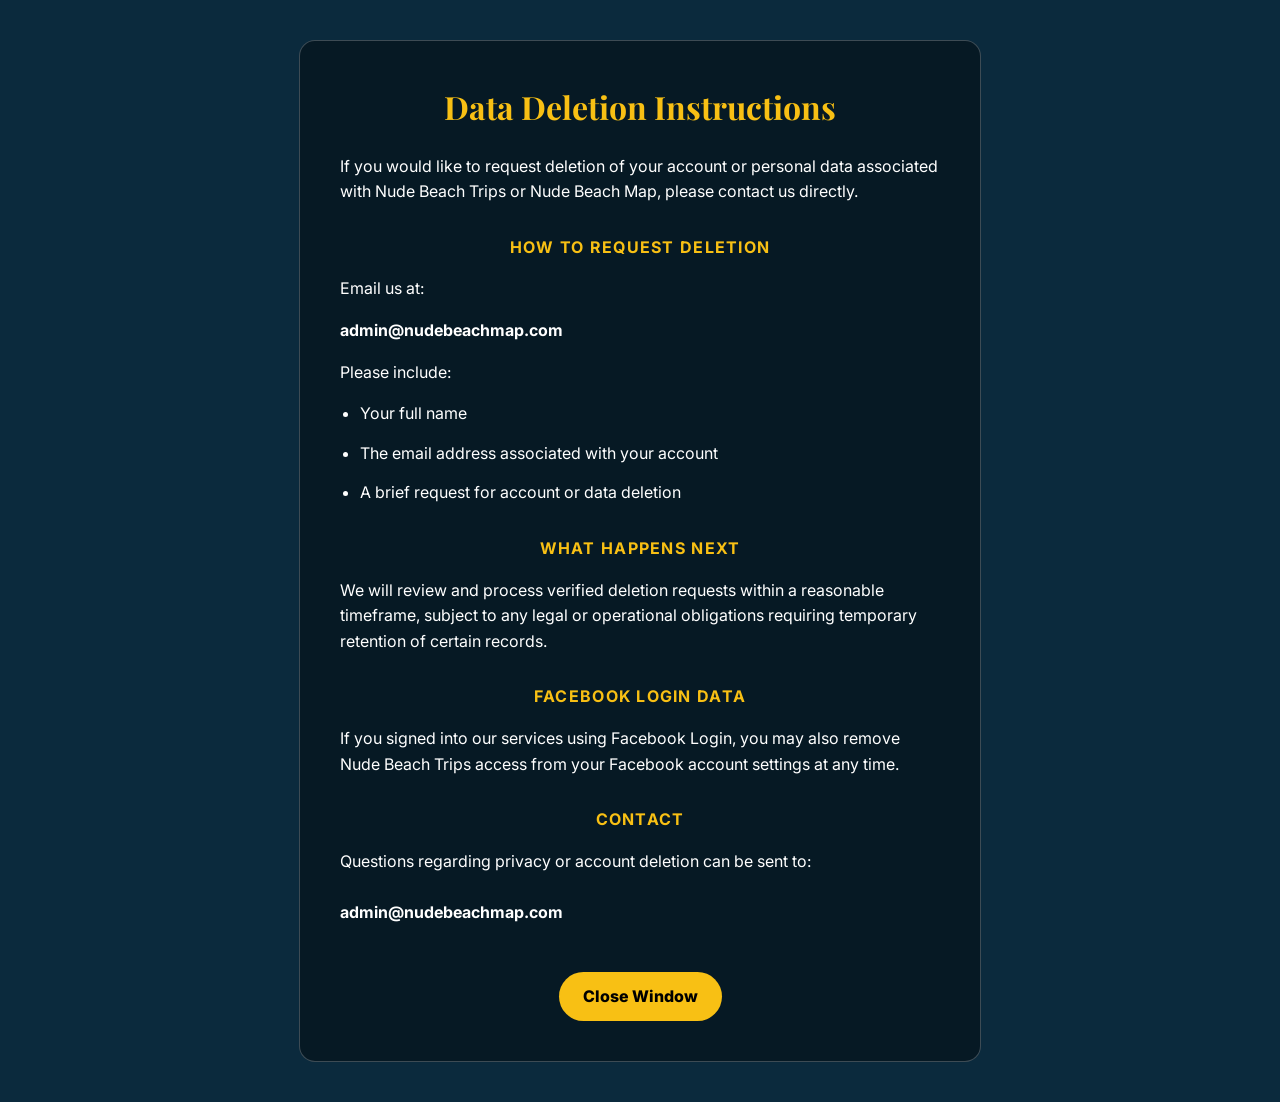
<file: datadelete.html>
<!doctype html>
<html lang="en">
<head>
<meta charset="utf-8" />
<meta name="viewport" content="width=device-width,initial-scale=1" />
<title>Data Deletion – Nude Beach Trips</title>
<link href="https://fonts.googleapis.com/css2?family=Inter:wght@400;600;800&family=Playfair+Display:wght@600;700&display=swap" rel="stylesheet">
<link rel="icon" type="image/gif" href="assets/nude-beach-map-logo.gif">

<style>
  :root{ --ink:#26150e; --sun:#f8c014; --bg1:#0b2a3d; --white:#ffffff; --line: rgba(255,255,255,.22); }
  body{ margin:0; background:var(--bg1); color:var(--white); font-family:Inter,system-ui; line-height:1.6; padding:40px 20px; text-align:center; }
  .wrap{ max-width:600px; margin:0 auto; background:rgba(0,0,0,0.4); padding:40px; border-radius:16px; border:1px solid var(--line); }
  h1{ font-family:"Playfair Display",serif; color:var(--sun); margin-top:0; }
  h2{ margin-top:30px; font-size:16px; text-transform:uppercase; letter-spacing:.08em; color:var(--sun); }
  p{ text-align:left; }
  ul{ text-align:left; padding-left:20px; margin-top:16px; }
  li{ margin-bottom:14px; }
  .btn{ display:inline-block; margin-top:30px; padding:12px 24px; background:var(--sun); color:#000; text-decoration:none; font-weight:800; border-radius:50px; }
  .btn:hover{ background:#e49d25; }
</style>
</head>

<body>

<div class="wrap">
  <h1>Data Deletion Instructions</h1>

  <p>
    If you would like to request deletion of your account or personal data
    associated with Nude Beach Trips or Nude Beach Map, please contact us directly.
  </p>

  <h2>How To Request Deletion</h2>

  <p>
    Email us at:
  </p>

  <p>
    <strong>admin@nudebeachmap.com</strong>
  </p>

  <p>
    Please include:
  </p>

  <ul>
    <li>Your full name</li>
    <li>The email address associated with your account</li>
    <li>A brief request for account or data deletion</li>
  </ul>

  <h2>What Happens Next</h2>

  <p>
    We will review and process verified deletion requests within a reasonable
    timeframe, subject to any legal or operational obligations requiring
    temporary retention of certain records.
  </p>

  <h2>Facebook Login Data</h2>

  <p>
    If you signed into our services using Facebook Login, you may also remove
    Nude Beach Trips access from your Facebook account settings at any time.
  </p>

  <h2>Contact</h2>

  <p>
    Questions regarding privacy or account deletion can be sent to:
    <br><br>
    <strong>admin@nudebeachmap.com</strong>
  </p>

  <a href="javascript:window.close()" class="btn">Close Window</a>
</div>

</body>
</html>
</file>
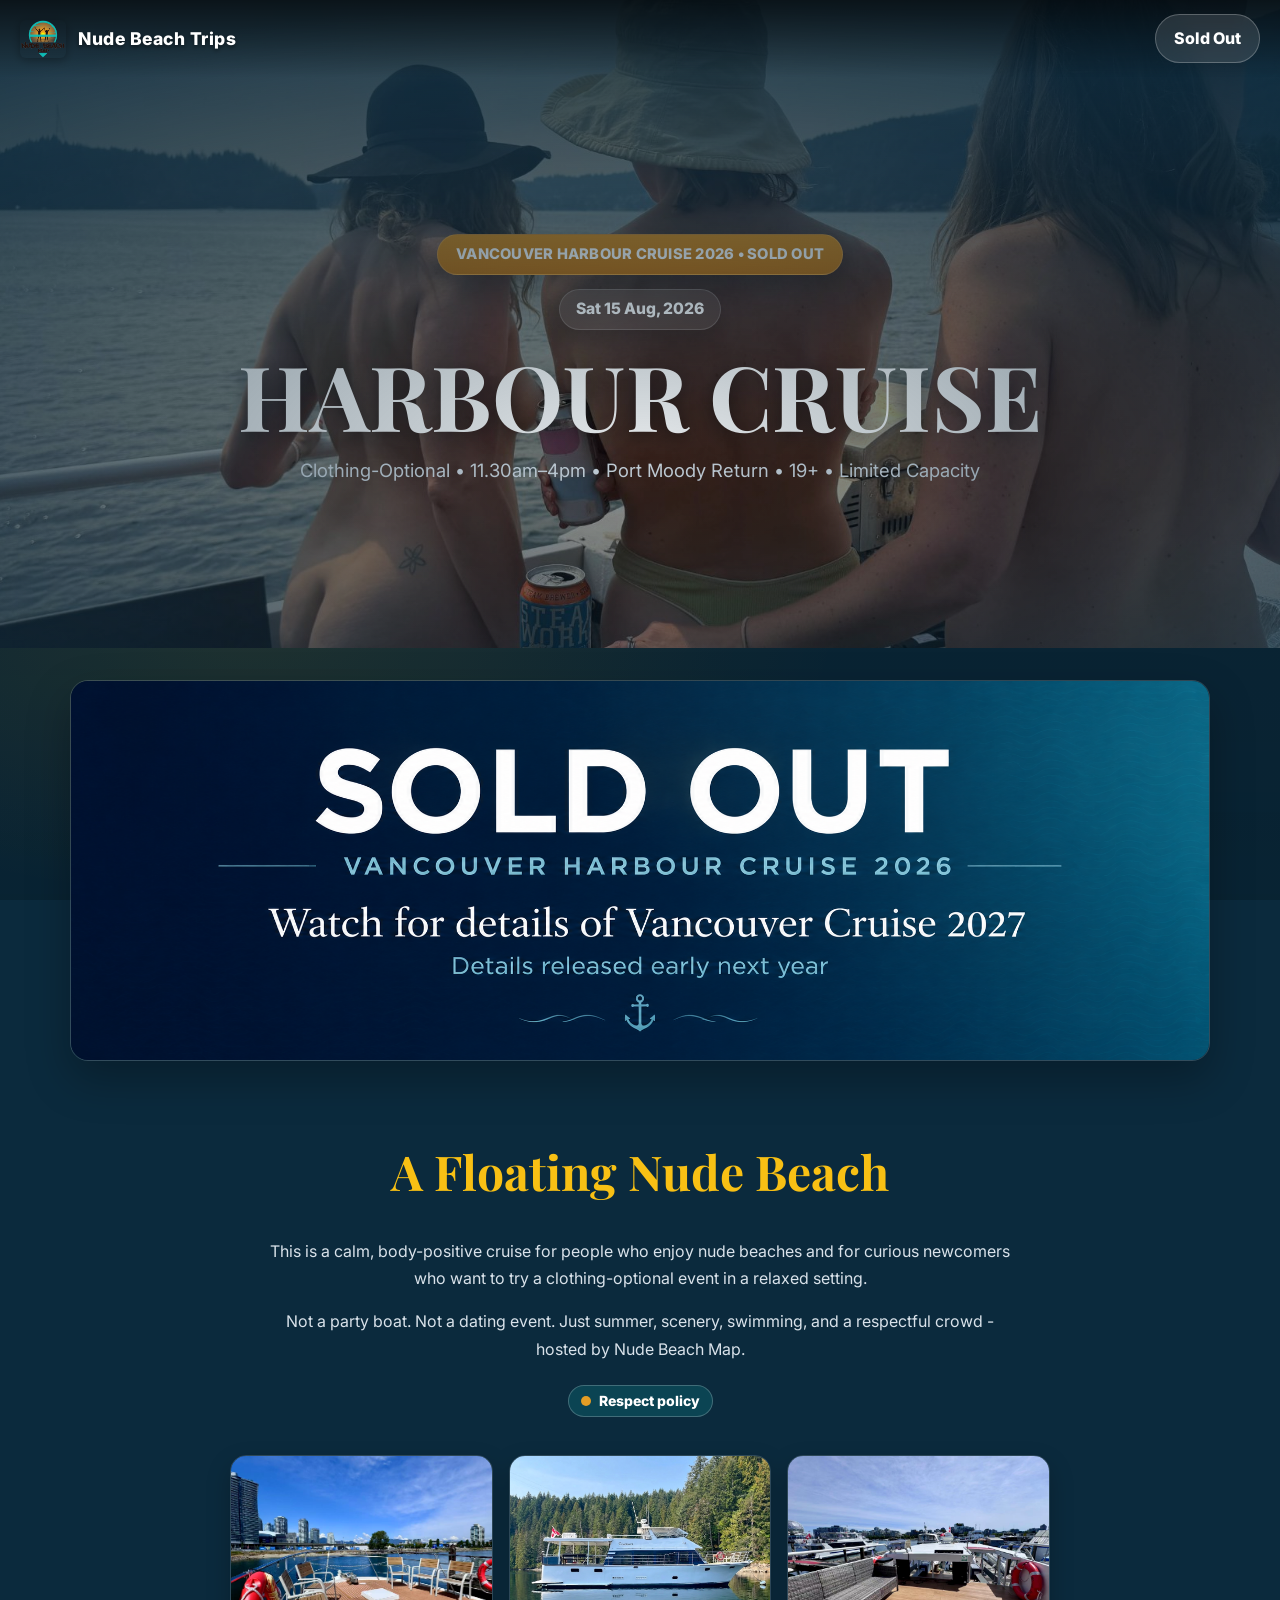
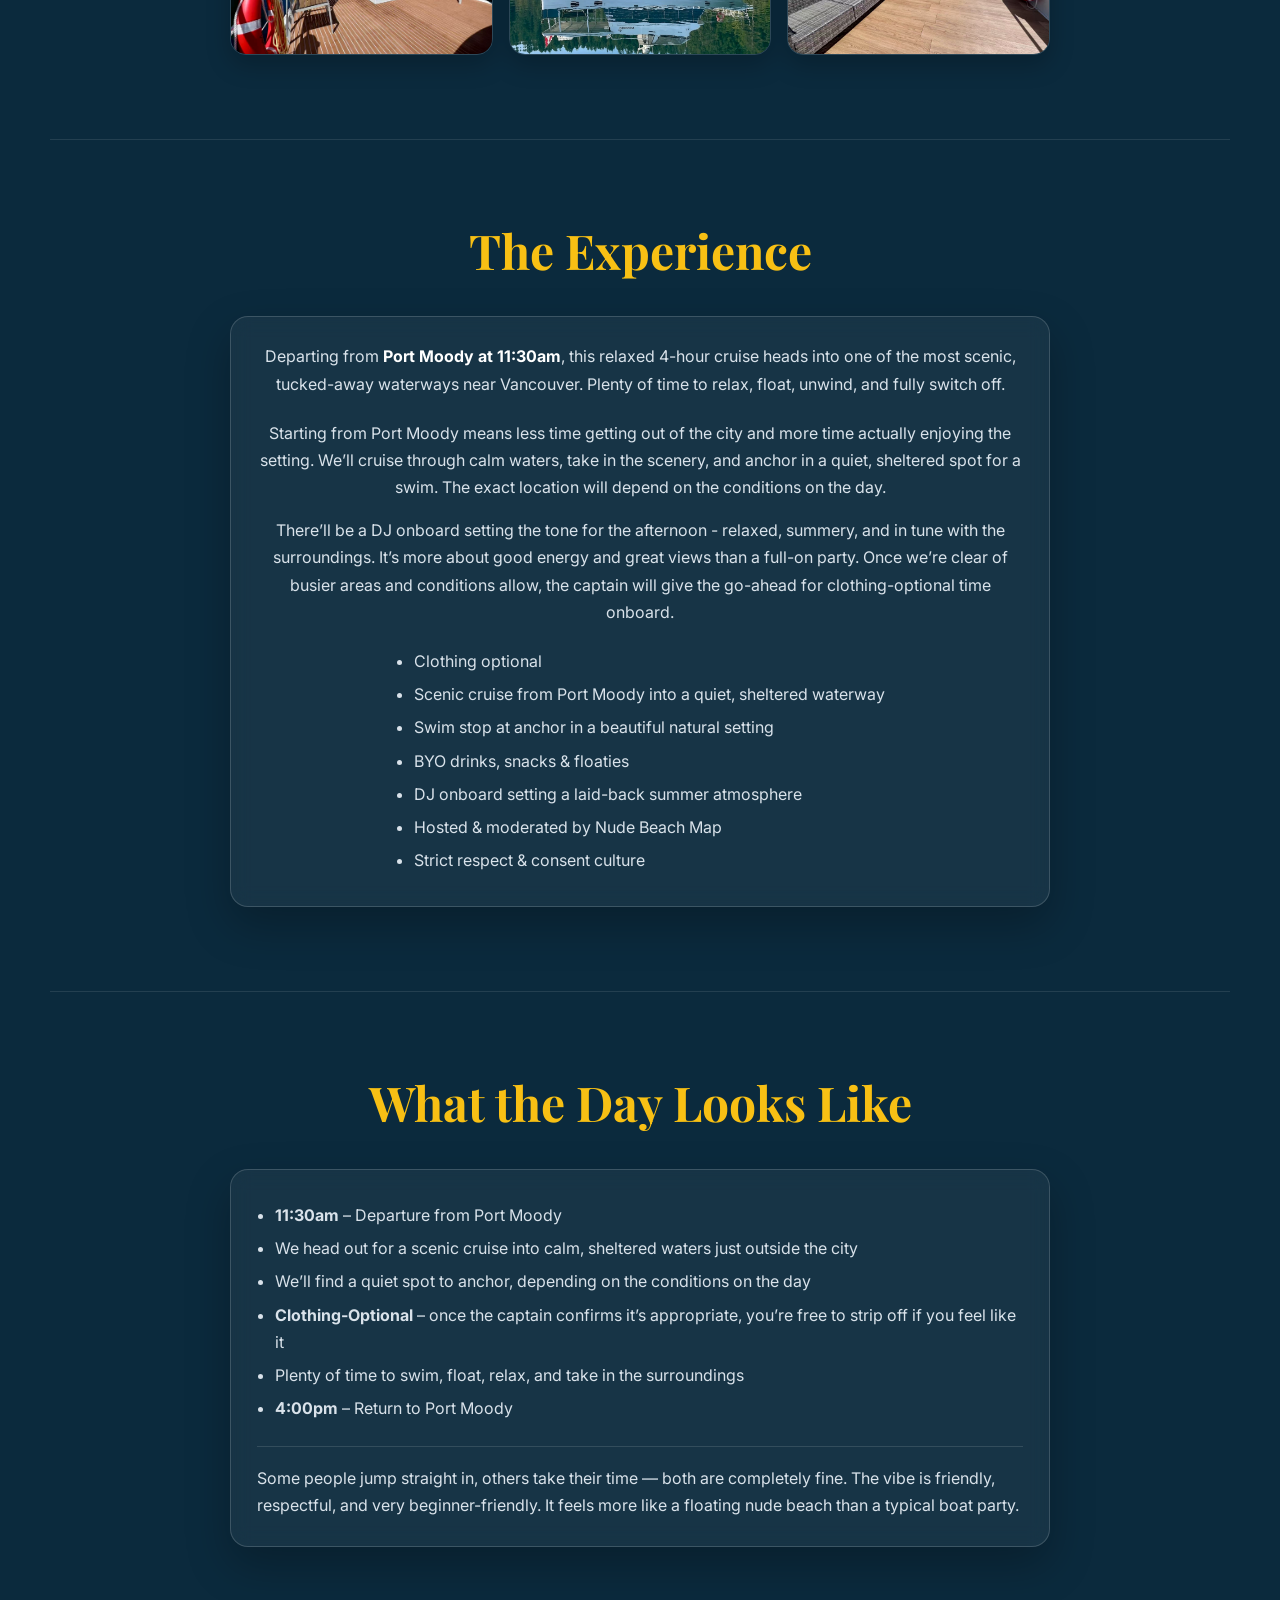
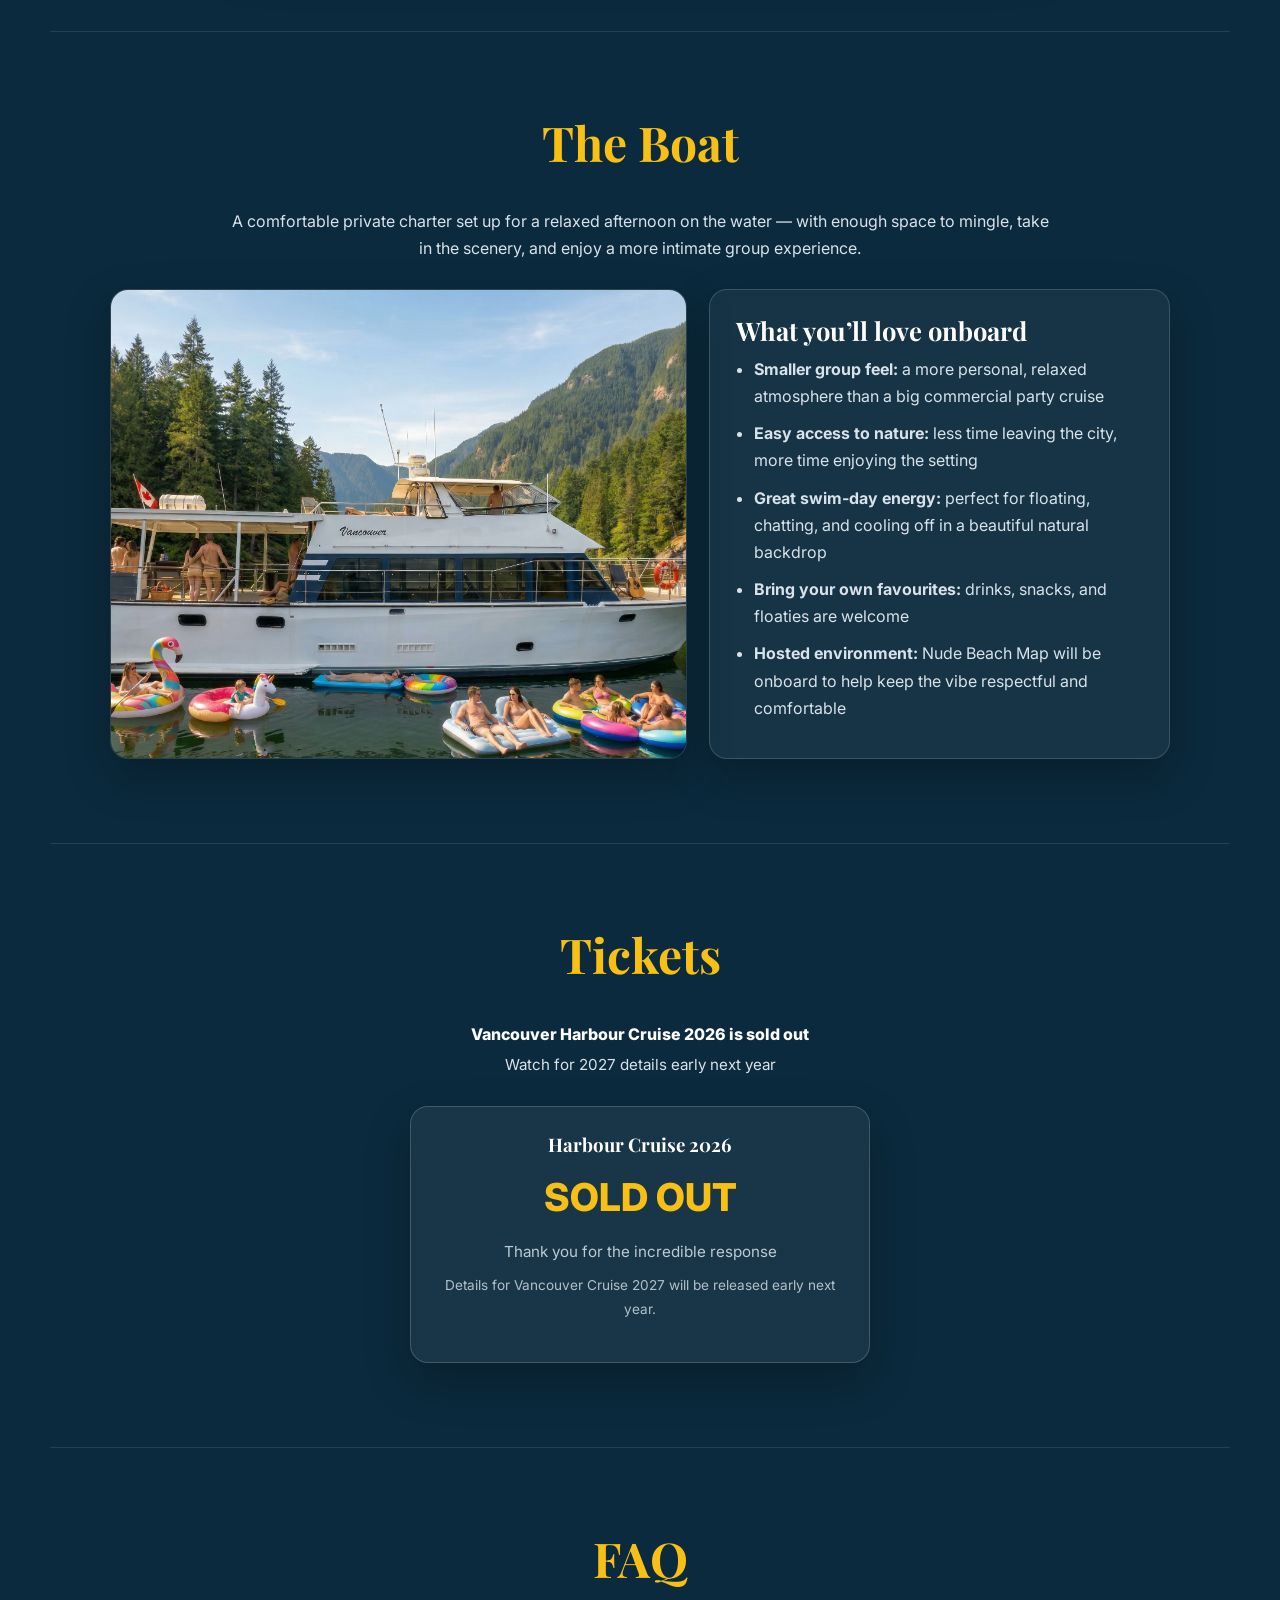
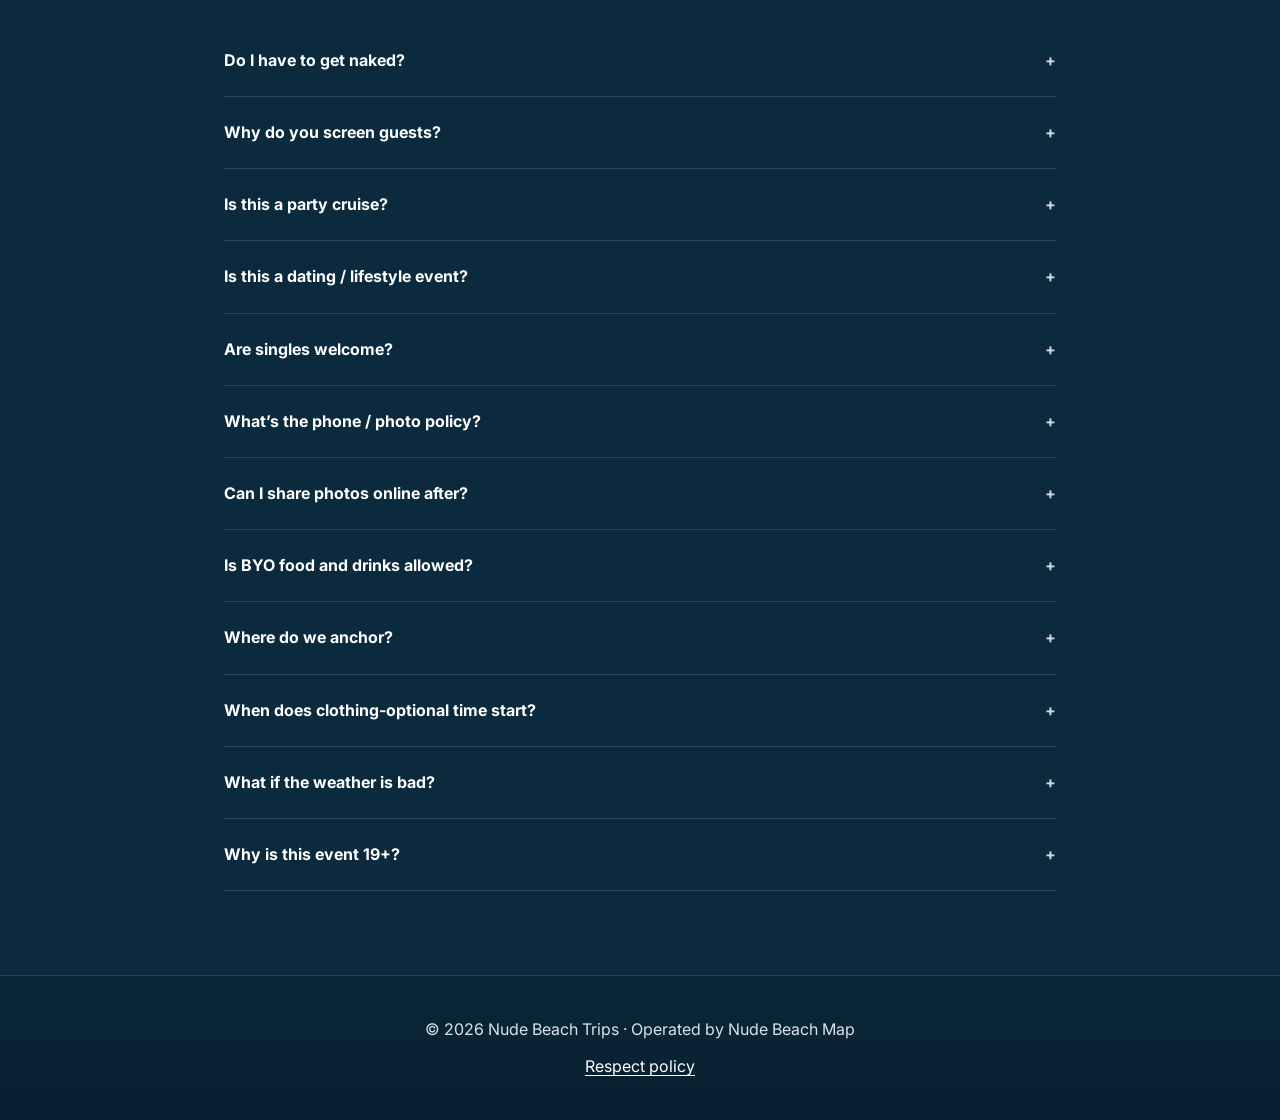
<file: harbour-cruise.html>
<!doctype html>
<html lang="en">
<head>
<meta charset="utf-8" />
<meta name="viewport" content="width=device-width,initial-scale=1,viewport-fit=cover" />
<title>Harbour Cruise – Nude Beach Trips</title>

<meta name="description" content="The Vancouver Harbour Cruise 2026 is sold out. Watch for details of Vancouver Cruise 2027, released early next year." />

<link href="https://fonts.googleapis.com/css2?family=Inter:wght@400;600;800&family=Playfair+Display:wght@600;700&display=swap" rel="stylesheet">
<link rel="icon" type="image/gif" href="assets/nude-beach-map-logo.gif">

<style>
  :root{
    --ink:#26150e; --teal:#0cbab4; --sun:#f8c014; --amber:#e49d25; --white:#ffffff;
    --bgBase:#0b2a3d;
    --line: rgba(255,255,255,.22);
    --muted:#d9e2ea;
    --urgent:#d88b1c;
    --urgent-dark:#b86e12;
  }

  *{box-sizing:border-box}
  html,body{height:100%}
  body{
    margin:0;
    color:var(--white);
    font-family:Inter,system-ui,-apple-system,Segoe UI,Roboto,Arial,sans-serif;
    line-height:1.7;
    background: var(--bgBase);
    min-height:100dvh;
    display:flex;
    flex-direction:column;
  }

  /* ===== ONE SINGLE PAGE BACKGROUND ===== */
  body::before{
    content:"";
    position:fixed;
    inset:0;
    z-index:-2;
    background:
      radial-gradient(1200px 700px at 50% 10%, rgba(12,186,180,.25), transparent 60%),
      radial-gradient(900px 420px at 20% 70%, rgba(248,192,20,.10), transparent 65%),
      linear-gradient(180deg, rgba(0,0,0,.18), rgba(0,0,0,.05)),
      var(--bgBase);
  }
  body::after{
    content:"";
    position:fixed;
    inset:0;
    z-index:-1;
    pointer-events:none;
    background: linear-gradient(180deg, rgba(0,0,0,.15), rgba(0,0,0,0) 30%, rgba(0,0,0,.22));
    opacity:.55;
  }

  main{flex:1}
  .wrap{max-width:1180px;margin:0 auto;padding:0 20px}
  .text-container{max-width:820px;margin:0 auto;text-align:center}

  h1,h2,h3{font-family:"Playfair Display",Georgia,serif;margin-top:0;line-height:1.1}
  h2{color:var(--sun);font-size:clamp(2rem,4vw,3rem)}
  a{color:var(--teal);text-decoration:none}

  /* ===== Header ===== */
  .site-header{
    position:fixed;top:0;left:0;right:0;z-index:99;
    display:flex;justify-content:space-between;align-items:center;
    padding:14px 20px;
    background:linear-gradient(180deg,rgba(0,0,0,.65),transparent);
  }
  .header-left{display:flex;align-items:center;gap:12px;text-decoration:none}
  .logo-img{height:38px;width:auto;border-radius:6px;box-shadow:0 2px 10px rgba(0,0,0,0.3)}
  .logo-word{font-weight:800;letter-spacing:.5px;color:#fff;text-shadow:0 2px 4px rgba(0,0,0,0.5);font-size:1.1rem}
  .cta{
    background:var(--sun);color:#000;
    padding:10px 18px;border-radius:999px;
    font-weight:800;border:0;cursor:pointer;
    text-decoration:none;
    white-space:nowrap;
  }
  .cta.sold-out{
    background:rgba(255,255,255,.12);
    color:#fff;
    border:1px solid rgba(255,255,255,.24);
    cursor:default;
    backdrop-filter:blur(10px);
  }

  /* ===== Hero ===== */
  .hero{position:relative;height:72vh;overflow:hidden}
  .hero::after{
    content:"";
    position:absolute;inset:0;
    background: radial-gradient(90% 70% at 50% 70%, rgba(11,42,61,.10), rgba(11,42,61,.85));
    pointer-events:none;
  }
  .hero-slide{
    position:absolute;inset:0;
    background-size:cover;
    background-repeat:no-repeat;
    opacity:0;transition:opacity 1.6s ease;
    filter:contrast(1.05) saturate(1.08) brightness(.65);
    transform:scale(1.02);
  }
  .hero-slide.active{opacity:1}
  .hero-slide.pos-bottom{background-position:center bottom}
  .hero-slide.pos-center{background-position:center center}

  .hero-content{
    position:relative;
    height:100%;
    display:grid;
    place-items:center;
    text-align:center;
    padding-top:72px;
  }

  .hero-badge-wrap{
    display:flex;
    flex-direction:column;
    align-items:center;
    gap:14px;
    margin-bottom:16px;
  }

  .hero-urgent{
    display:inline-flex;
    align-items:center;
    justify-content:center;
    padding:11px 18px;
    border-radius:999px;
    background:linear-gradient(180deg,var(--urgent),var(--urgent-dark));
    color:#fff;
    font-weight:800;
    font-size:.92rem;
    line-height:1.2;
    text-transform:uppercase;
    letter-spacing:.25px;
    box-shadow:0 12px 28px rgba(0,0,0,.28);
    border:1px solid rgba(255,255,255,.14);
  }

  .hero-date{
    display:inline-flex;
    align-items:center;
    justify-content:center;
    gap:8px;
    padding:10px 16px;
    border-radius:999px;
    background:rgba(255,255,255,.10);
    border:1px solid rgba(255,255,255,.18);
    color:#fff;
    font-weight:800;
    font-size:.98rem;
    line-height:1.2;
    backdrop-filter:blur(10px);
    box-shadow:0 10px 24px rgba(0,0,0,.18);
  }

  .hero h1{
    font-size:clamp(44px,8.5vw,90px);
    text-transform:uppercase;
    text-shadow:0 4px 20px rgba(0,0,0,.55);
    margin:0 0 10px;
    letter-spacing:.5px;
  }
  .hero p{
    font-size:1.15rem;
    color:var(--muted);
    margin:0;
    max-width:900px;
  }

  /* ===== Sold-out announcement banner ===== */
  .sold-out-banner{
    padding:32px 0 0;
  }
  .sold-out-banner img{
    display:block;
    width:100%;
    height:auto;
    border-radius:18px;
    border:1px solid rgba(255,255,255,.16);
    box-shadow:0 18px 44px rgba(0,0,0,.28);
  }

  /* ===== Sections ===== */
  .section{padding:84px 0}
  .section.sep{border-top:1px solid rgba(255,255,255,.10)}
  .section.tight{padding:72px 0}

  /* ===== 3-image strip ===== */
  .strip{
    max-width:980px;margin:38px auto 0;
    display:grid;grid-template-columns:repeat(3,1fr);
    gap:16px;
  }
  .strip img{
    width:100%;height:200px;object-fit:cover;
    border-radius:16px;border:1px solid rgba(255,255,255,.14);
    box-shadow:0 10px 24px rgba(0,0,0,.22);
    filter:contrast(1.03) saturate(1.05);
  }
  @media (max-width:820px){
    .strip{grid-template-columns:1fr;max-width:560px}
    .strip img{height:210px}
  }

  /* ===== Soft panel surface ===== */
  .panel{
    background: rgba(255,255,255,.05);
    border:1px solid rgba(255,255,255,.16);
    border-radius:18px;
    padding:26px;
    box-shadow:0 18px 44px rgba(0,0,0,.25);
    backdrop-filter: blur(10px);
  }
  .panel p{color:var(--muted)}
  .bullets{color:var(--muted);margin:0;padding-left:18px;text-align:left;display:inline-block}
  .bullets li{margin:6px 0}

  /* ===== Experience block ===== */
  .experience{max-width:900px;margin:0 auto}
  .experience .meta{margin:0 auto 22px;color:var(--muted)}
  .experience strong{color:#fff}

  /* ===== Boat section ===== */
  .yacht-grid{
    display:grid;
    grid-template-columns: 1.25fr 1fr;
    gap:22px;
    align-items:stretch;
    max-width:1060px;
    margin:0 auto;
  }
  .yacht-img{
    border-radius:18px;
    overflow:hidden;
    border:1px solid rgba(255,255,255,.14);
    background: rgba(0,0,0,.15);
    box-shadow:0 18px 44px rgba(0,0,0,.25);
  }
  .yacht-img img{width:100%;height:100%;object-fit:cover;display:block}
  .yacht-card h3{
    margin:0 0 12px;
    font-size:1.6rem;
    color:#fff;
    font-family:"Playfair Display",Georgia,serif;
  }
  .yacht-card ul{margin:0;padding-left:18px;color:var(--muted)}
  .yacht-card li{margin:10px 0}
  .yacht-kicker{max-width:860px;margin:10px auto 26px;color:var(--muted);text-align:center}
  @media (max-width:920px){
    .yacht-grid{grid-template-columns:1fr;max-width:720px}
    .yacht-img img{height:320px}
  }

  /* ===== Ticket card ===== */
  .ticket-card{
    max-width:460px;margin:0 auto;
    background:rgba(255,255,255,.06);
    border:1px solid rgba(255,255,255,.18);
    border-radius:18px;padding:28px;
    text-align:center;
    box-shadow:0 18px 44px rgba(0,0,0,.25);
    backdrop-filter: blur(10px);
  }
  .ticket-price{font-size:2.4rem;font-weight:800;color:var(--sun)}
  .ticket-meta{opacity:.86;font-size:.95rem;margin-top:8px;color:var(--muted)}
  .ticket-release{
    margin:0 0 28px;
    color:var(--muted);
    display:flex;
    flex-direction:column;
    gap:4px;
    align-items:center;
  }
  .ticket-release strong{
    color:#fff;
    font-weight:800;
  }
  .ticket-release span{
    font-size:.95rem;
  }
  .fine{font-size:.85rem;opacity:.8;margin-top:10px;color:var(--muted)}

  /* ===== FAQ ===== */
  .faq-wrap{
    max-width:860px;
    margin:0 auto;
    padding:0 14px;
  }
  .faq-item{border-bottom:1px solid rgba(255,255,255,.14)}
  .faq-header{
    display:flex;justify-content:space-between;gap:12px;
    padding:22px 0;cursor:pointer;font-weight:700;
  }
  .faq-header span{opacity:.8}
  .faq-body{max-height:0;overflow:hidden;transition:max-height .35s ease}
  .faq-item.open .faq-body{max-height:520px}
  .faq-content{padding:0 0 20px;color:var(--muted)}
  .faq-content p{margin:0 0 12px}

  /* ===== Footer ===== */
  footer{
    border-top:1px solid rgba(255,255,255,.14);
    padding:40px 20px;
    text-align:center;
    color:var(--muted);
    background: linear-gradient(180deg, rgba(0,0,0,.08), rgba(0,0,0,.22));
  }
  .footer-links{display:flex;gap:14px;justify-content:center;flex-wrap:wrap;margin-top:10px}
  .link{color:#fff;text-decoration:underline;text-underline-offset:3px}

  /* ===== Modals ===== */
  dialog.policy{
    border:none;border-radius:14px;padding:0;background:rgba(11,42,61,.96);color:#fff;
    max-width:780px;width:92%;
    box-shadow: 0 20px 60px rgba(0,0,0,0.7);
    border: 1px solid var(--line);
  }
  dialog.policy::backdrop{ background: rgba(0,0,0,0.7); backdrop-filter: blur(4px); }
  .policy-header{display:flex;justify-content:space-between;align-items:center;padding:16px 18px;border-bottom:1px solid var(--line)}
  .policy-body{padding:18px;color:var(--muted)}
  .policy-body p{margin:0 0 10px}
  .policy-body ul{margin:8px 0 12px 18px}
  .close-btn{background:transparent;border:1px solid var(--line);color:#fff;border-radius:10px;padding:8px 12px;cursor:pointer}

  .float-badge{
    display:inline-flex;gap:8px;align-items:center;
    padding:8px 12px;border-radius:999px;
    border:1px solid var(--line);
    background:rgba(12,186,180,.18);
    font-weight:800;width:max-content;
    font-family:Inter,system-ui,-apple-system,Segoe UI,Roboto,Arial,sans-serif;
    font-size:14px;
    line-height:1;
  }
  button.float-badge{
    appearance:none;-webkit-appearance:none;
    background:rgba(12,186,180,.18);
    color:#fff;
    border:1px solid var(--line);
    cursor:pointer;
  }
  .brand-dot{width:10px;height:10px;border-radius:50%}


  @media (max-width:640px){
    .site-header{
      padding:12px 16px;
      gap:12px;
    }
    .logo-word{
      font-size:1rem;
    }
    .cta{
      padding:9px 14px;
      font-size:.92rem;
    }
    .hero{
      height:76vh;
    }
    .hero-content{
      padding-top:96px;
    }
    .hero-badge-wrap{
      gap:12px;
      margin-bottom:14px;
    }
    .hero-urgent{
      font-size:.78rem;
      padding:9px 14px;
      max-width:92vw;
      text-align:center;
    }
    .hero-date{
      padding:9px 14px;
      font-size:.9rem;
    }
    .hero p{
      font-size:1rem;
      max-width:340px;
      margin:0 auto;
      line-height:1.55;
    }
    .sold-out-banner{
      padding-top:20px;
    }
    .sold-out-banner .wrap{
      padding:0 14px;
    }
    .sold-out-banner img{
      border-radius:12px;
    }
    .faq-wrap{
      padding:0 18px;
    }
    .faq-header{
      padding:18px 0;
    }
  }

  @media (max-width:460px){
    .hero-content{
      padding-top:108px;
    }
    .hero p{
      max-width:300px;
    }
  }

  @media (prefers-reduced-motion: reduce){
    .hero-slide{transition:none}
    .faq-body{transition:none}
  }
</style>
</head>

<body>

<header class="site-header">
  <a href="/" class="header-left">
    <img src="assets/nude-beach-map-logo.gif" alt="Nude Beach Map" class="logo-img">
    <span class="logo-word">Nude Beach Trips</span>
  </a>
  <span class="cta sold-out" aria-label="Vancouver Harbour Cruise 2026 sold out">Sold Out</span>
</header>

<main>

<!-- HERO -->
<section class="hero" aria-label="Harbour cruise hero">
  <div class="hero-slide pos-bottom active" style="background-image:url('assets/harbour1.jpg')"></div>
  <div class="hero-slide pos-center" style="background-image:url('assets/harbour2.jpg')"></div>
  <div class="hero-slide pos-bottom" style="background-image:url('assets/harbour3.jpg')"></div>

  <div class="hero-content wrap">
    <div>
      <div class="hero-badge-wrap">
        <div class="hero-urgent">Vancouver Harbour Cruise 2026 • Sold Out</div>
        <div class="hero-date">Sat 15 Aug, 2026</div>
      </div>
      <h1>Harbour Cruise</h1>
      <p>Clothing-Optional • 11.30am–4pm • Port Moody Return • 19+ • Limited Capacity</p>
    </div>
  </div>
</section>

<!-- SOLD-OUT BANNER -->
<section class="sold-out-banner" aria-label="Vancouver Harbour Cruise sold-out announcement">
  <div class="wrap">
    <img
      src="assets/vancouver-cruise-sold-out-banner.png"
      alt="Sold out — Vancouver Harbour Cruise 2026. Watch for details of Vancouver Cruise 2027. Details released early next year."
      loading="eager"
      decoding="async">
  </div>
</section>

<!-- INTRO -->
<section class="section wrap">
  <div class="text-container">
    <h2>A Floating Nude Beach</h2>

    <p style="color:var(--muted);max-width:760px;margin:0 auto 16px">
      This is a calm, body-positive cruise for people who enjoy nude beaches and for curious newcomers who want to try a clothing-optional event in a relaxed setting.
    </p>

    <p style="color:var(--muted);max-width:760px;margin:0 auto 22px">
      Not a party boat. Not a dating event. Just summer, scenery, swimming, and a respectful crowd - hosted by Nude Beach Map.
    </p>

    <div style="margin-top:18px">
      <button class="float-badge btnlike" id="respectBadge" type="button">
        <span class="brand-dot" style="background:#e49d25"></span> Respect policy
      </button>
    </div>

    <div class="strip" aria-label="Harbour cruise photo strip">
      <img src="assets/harbour-strip1.jpg" alt="Cruise vibe photo 1" loading="lazy" decoding="async">
      <img src="assets/harbour-strip2.jpg" alt="Cruise vibe photo 2" loading="lazy" decoding="async">
      <img src="assets/harbour-strip3.jpg" alt="Cruise vibe photo 3" loading="lazy" decoding="async">
    </div>
  </div>
</section>

<!-- EXPERIENCE -->
<section class="section sep wrap">
  <div class="text-container">
    <h2>The Experience</h2>

    <div class="experience panel">
      <p class="meta">
        Departing from <strong>Port Moody at 11:30am</strong>, this relaxed 4-hour cruise heads into one of the most scenic, tucked-away waterways near Vancouver. Plenty of time to relax, float, unwind, and fully switch off.
      </p>

      <p>
        Starting from Port Moody means less time getting out of the city and more time actually enjoying the setting. We’ll cruise through calm waters, take in the scenery, and anchor in a quiet, sheltered spot for a swim. The exact location will depend on the conditions on the day.
      </p>

      <p>
        There’ll be a DJ onboard setting the tone for the afternoon - relaxed, summery, and in tune with the surroundings. It’s more about good energy and great views than a full-on party. Once we’re clear of busier areas and conditions allow, the captain will give the go-ahead for clothing-optional time onboard.
      </p>

      <ul class="bullets" aria-label="Cruise highlights">
        <li>Clothing optional</li>
        <li>Scenic cruise from Port Moody into a quiet, sheltered waterway</li>
        <li>Swim stop at anchor in a beautiful natural setting</li>
        <li>BYO drinks, snacks &amp; floaties</li>
        <li>DJ onboard setting a laid-back summer atmosphere</li>
        <li>Hosted &amp; moderated by Nude Beach Map</li>
        <li>Strict respect &amp; consent culture</li>
      </ul>
    </div>
  </div>
</section>

<!-- WHAT THE DAY LOOKS LIKE -->
<section class="section sep wrap">
  <div class="text-container">
    <h2>What the Day Looks Like</h2>

    <div class="panel" style="max-width:860px;margin:0 auto;text-align:left">
      <ul class="bullets" style="max-width:780px">
        <li><strong>11:30am</strong> – Departure from Port Moody</li>
        <li>We head out for a scenic cruise into calm, sheltered waters just outside the city</li>
        <li>We’ll find a quiet spot to anchor, depending on the conditions on the day</li>
        <li><strong>Clothing-Optional</strong> – once the captain confirms it’s appropriate, you’re free to strip off if you feel like it</li>
        <li>Plenty of time to swim, float, relax, and take in the surroundings</li>
        <li><strong>4:00pm</strong> – Return to Port Moody</li>
      </ul>

      <hr style="border:0;border-top:1px solid rgba(255,255,255,.12);margin:18px 0">

      <p style="margin:0;color:var(--muted)">
        Some people jump straight in, others take their time — both are completely fine.
        The vibe is friendly, respectful, and very beginner-friendly. It feels more like a floating nude beach than a typical boat party.
      </p>
    </div>
  </div>
</section>

<!-- THE BOAT -->
<section class="section sep wrap" id="boat">
  <div class="text-container">
    <h2>The Boat</h2>
    <p class="yacht-kicker">
      A comfortable private charter set up for a relaxed afternoon on the water — with enough space to mingle, take in the scenery, and enjoy a more intimate group experience.
    </p>
  </div>

  <div class="yacht-grid">
    <div class="yacht-img" aria-label="Boat image">
      <img src="assets/yacht1.jpg" alt="The boat on the water" loading="lazy" decoding="async">
    </div>

    <div class="panel yacht-card">
      <h3>What you’ll love onboard</h3>
      <ul>
        <li><strong>Smaller group feel:</strong> a more personal, relaxed atmosphere than a big commercial party cruise</li>
        <li><strong>Easy access to nature:</strong> less time leaving the city, more time enjoying the setting</li>
        <li><strong>Great swim-day energy:</strong> perfect for floating, chatting, and cooling off in a beautiful natural backdrop</li>
        <li><strong>Bring your own favourites:</strong> drinks, snacks, and floaties are welcome</li>
        <li><strong>Hosted environment:</strong> Nude Beach Map will be onboard to help keep the vibe respectful and comfortable</li>
      </ul>
    </div>
  </div>
</section>

<!-- TICKETS -->
<section class="section sep wrap" id="tickets">
  <div class="text-container">
    <h2>Tickets</h2>
    <p class="ticket-release">
      <strong>Vancouver Harbour Cruise 2026 is sold out</strong>
      <span>Watch for 2027 details early next year</span>
    </p>

    <div class="ticket-card">
      <h3 style="margin:0 0 10px">Harbour Cruise 2026</h3>
      <div class="ticket-price">SOLD OUT</div>
      <div class="ticket-meta">Thank you for the incredible response</div>
      <p class="fine">Details for Vancouver Cruise 2027 will be released early next year.</p>
    </div>
  </div>
</section>

<!-- FAQ -->
<section class="section sep wrap" id="faq">
  <div class="text-container">
    <h2>FAQ</h2>
  </div>

  <div class="faq-wrap">

    <div class="faq-item">
      <div class="faq-header">Do I have to get naked? <span>+</span></div>
      <div class="faq-body">
        <div class="faq-content">
          <p><strong>No.</strong> Nudity is never enforced.</p>
          <p>
            What matters is <strong>intent</strong>. If you’re coming because you’re curious and want to try a clothing-optional social space,
            that’s perfect — even if you’re not sure how fast you’ll jump in.
          </p>
          <p>Some people strip off straight away. Others take their time. Both are totally fine.</p>
        </div>
      </div>
    </div>

    <div class="faq-item">
      <div class="faq-header">Why do you screen guests? <span>+</span></div>
      <div class="faq-body">
        <div class="faq-content">
          To keep the vibe relaxed, respectful, and balanced.
        </div>
      </div>
    </div>

    <div class="faq-item">
      <div class="faq-header">Is this a party cruise? <span>+</span></div>
      <div class="faq-body">
        <div class="faq-content">
          No. It’s social and fun, but this isn’t a wild booze cruise. Think chill music, good chats, swim time, floaties, and a relaxed crowd.
        </div>
      </div>
    </div>

    <div class="faq-item">
      <div class="faq-header">Is this a dating / lifestyle event? <span>+</span></div>
      <div class="faq-body">
        <div class="faq-content">
          No. This is a relaxed, body-positive social cruise hosted by Nude Beach Map — not a dating event and not a “lifestyle” scene.
        </div>
      </div>
    </div>

    <div class="faq-item">
      <div class="faq-header">Are singles welcome? <span>+</span></div>
      <div class="faq-body">
        <div class="faq-content">
          Yes — single men and women are welcome. Screening helps us keep a respectful, balanced mix onboard.
        </div>
      </div>
    </div>

    <div class="faq-item">
      <div class="faq-header">What’s the phone / photo policy? <span>+</span></div>
      <div class="faq-body">
        <div class="faq-content">
          Consent-first. No photos or video of anyone else without clear permission. If you’re snapping a selfie, make sure nobody’s in the background.
        </div>
      </div>
    </div>

    <div class="faq-item">
      <div class="faq-header">Can I share photos online after? <span>+</span></div>
      <div class="faq-body">
        <div class="faq-content">
          Only photos of <strong>yourself</strong> or your partner with their permission. No posting images where other guests appear without their permission.
        </div>
      </div>
    </div>

    <div class="faq-item">
      <div class="faq-header">Is BYO food and drinks allowed? <span>+</span></div>
      <div class="faq-body">
        <div class="faq-content">
          Yes. Bring your own drinks, snacks, and floaties. We want this to feel easy and relaxed — more like a floating nude beach day than a formal hosted charter.
        </div>
      </div>
    </div>

    <div class="faq-item">
      <div class="faq-header">Where do we anchor? <span>+</span></div>
      <div class="faq-body">
        <div class="faq-content">
          Somewhere away from the city, depending on weather and water conditions. We’ll aim for a quiet, scenic spot with good privacy and safe swimming conditions.
        </div>
      </div>
    </div>

    <div class="faq-item">
      <div class="faq-header">When does clothing-optional time start? <span>+</span></div>
      <div class="faq-body">
        <div class="faq-content">
          Only once the captain gives the OK. We expect that to be once we’re away from busier public areas and conditions allow.
        </div>
      </div>
    </div>

    <div class="faq-item">
      <div class="faq-header">What if the weather is bad? <span>+</span></div>
      <div class="faq-body">
        <div class="faq-content">
          Route and anchoring are weather-dependent. If conditions don’t allow for a safe swim stop, we’ll keep it scenic and safe and adjust the plan.
        </div>
      </div>
    </div>

    <div class="faq-item">
      <div class="faq-header">Why is this event 19+? <span>+</span></div>
      <div class="faq-body">
        <div class="faq-content">
          Make no mistake — this is a family-friendly vibe. But kids on a moving boat, tricky swim access, and no lifeguards make it necessary
          to keep this event strictly 19+. It also ensures everyone is of legal drinking age.
        </div>
      </div>
    </div>

  </div>
</section>

</main>

<footer>
  © 2026 Nude Beach Trips · Operated by Nude Beach Map
  <div class="footer-links">
    <a href="#" id="respectLink" class="link">Respect policy</a>
  </div>
</footer>

<!-- Respect Policy Modal -->
<dialog class="policy" id="policyDialog" aria-labelledby="policyTitle">
  <div class="policy-header">
    <strong id="policyTitle">Nude Beach Trips Respect Policy</strong>
    <button class="close-btn" data-close="policyDialog" aria-label="Close">Close</button>
  </div>
  <div class="policy-body">
    <p><strong>Clothing optional, friendly, naturist.</strong><br>
    We keep it laid-back. Clear etiquette, respectful culture, and good humans.</p>

    <p style="margin-top:12px">
      <span class="float-badge" style="background:rgba(12,186,180,.18);display:inline-flex;margin-right:8px">
        <span class="brand-dot" style="background:#0cbab4"></span> Small groups
      </span>
      <span class="float-badge" style="background:rgba(248,192,20,.12);display:inline-flex;margin-right:8px">
        <span class="brand-dot" style="background:#f8c014"></span> Beautiful spots
      </span>
      <span class="float-badge" style="background:rgba(228,157,37,.12);display:inline-flex">
        <span class="brand-dot" style="background:#e49d25"></span> Respect policy
      </span>
    </p>

    <hr style="border:0;border-top:1px solid rgba(255,255,255,.18);margin:14px 0">

    <p>• Nudity may be expected in some settings for the comfort of others. Participate at your own pace.</p>
    <p>• We reserve the right to approve participants to maintain a respectful mix — single men and women are welcome.</p>
    <p>• This is not a dating trip or a “lifestyle” trip. It’s about community, comfort, and body freedom.</p>
    <p>• Respect others. Ask before photos, give personal space, and leave no trace.</p>
  </div>
</dialog>


<script>
  /* Hero slider */
  (function(){
    let i=0;
    const slides=document.querySelectorAll('.hero-slide');
    if(!slides.length) return;

    const prefersReduced = window.matchMedia && window.matchMedia('(prefers-reduced-motion: reduce)').matches;
    if (prefersReduced) return;

    setInterval(()=>{
      slides[i].classList.remove('active');
      i=(i+1)%slides.length;
      slides[i].classList.add('active');
    }, 5200);
  })();

  /* FAQ toggles */
  document.querySelectorAll('.faq-header').forEach(h=>{
    h.addEventListener('click', ()=> h.parentElement.classList.toggle('open'));
  });

  /* Dialog helpers */
  function openDialog(id){ document.getElementById(id).showModal(); }
  function closeDialog(id){ document.getElementById(id).close(); }

  document.addEventListener('click', (e)=>{
    const btn = e.target.closest('[data-close]');
    if (!btn) return;
    closeDialog(btn.getAttribute('data-close'));
  });

  ['policyDialog'].forEach(id=>{
    const d = document.getElementById(id);
    d.addEventListener('click', (e)=>{ if(e.target === d) d.close(); });
  });

  document.getElementById('respectLink').addEventListener('click', (e)=>{ e.preventDefault(); openDialog('policyDialog'); });
  document.getElementById('respectBadge').addEventListener('click', ()=> openDialog('policyDialog'));

</script>

</body>
</html>
</file>
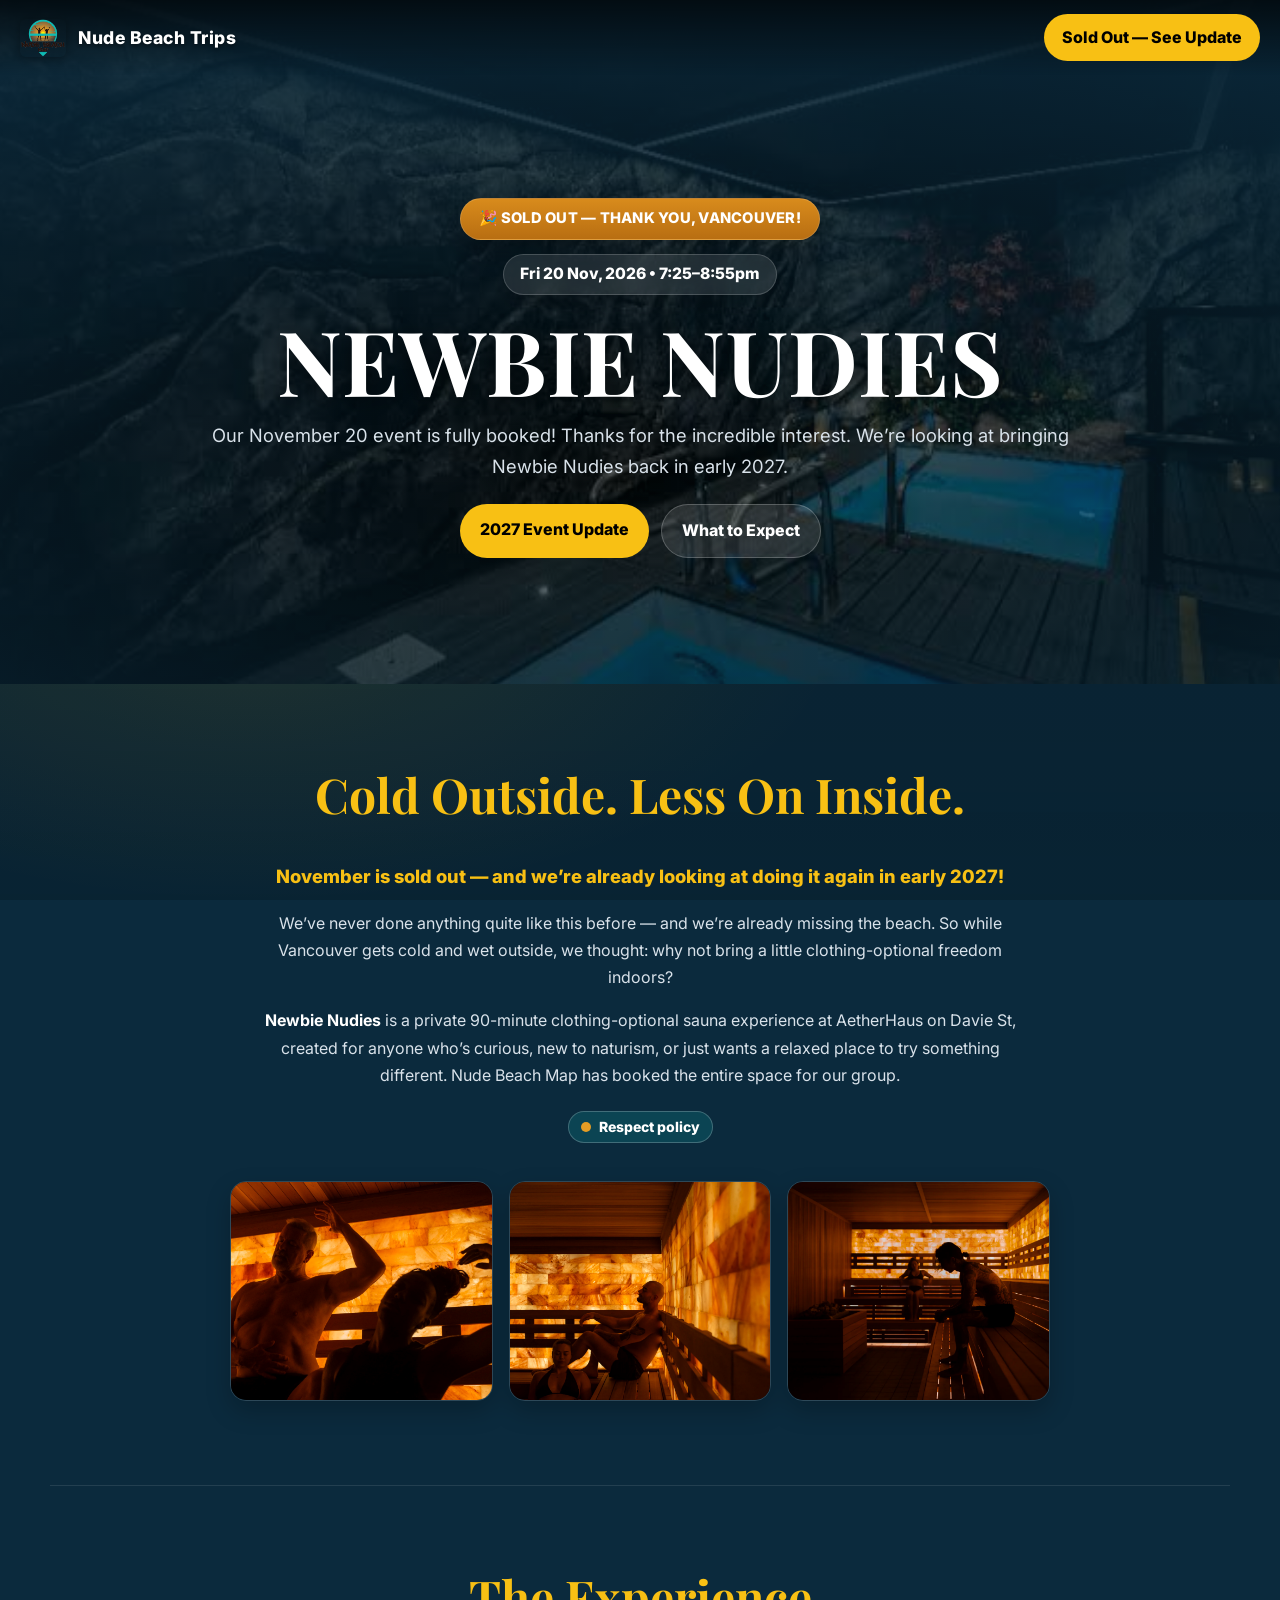
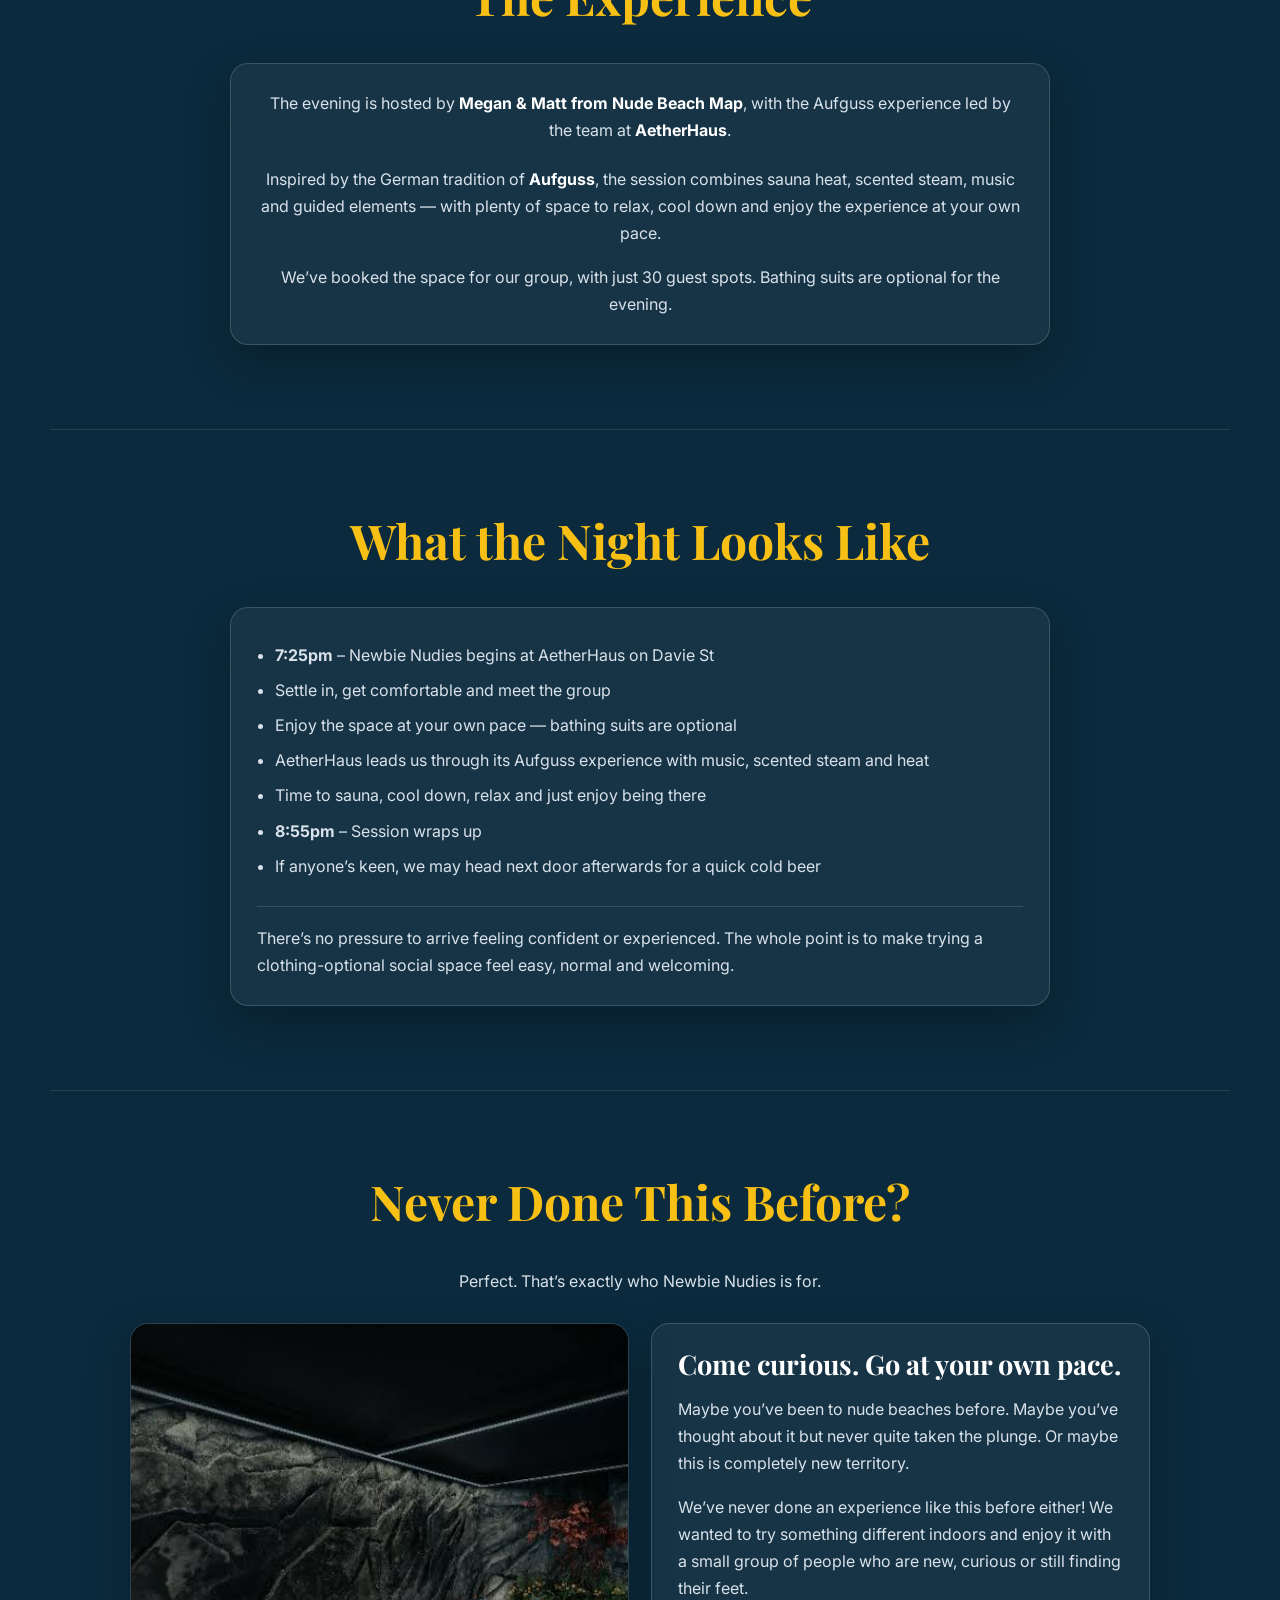
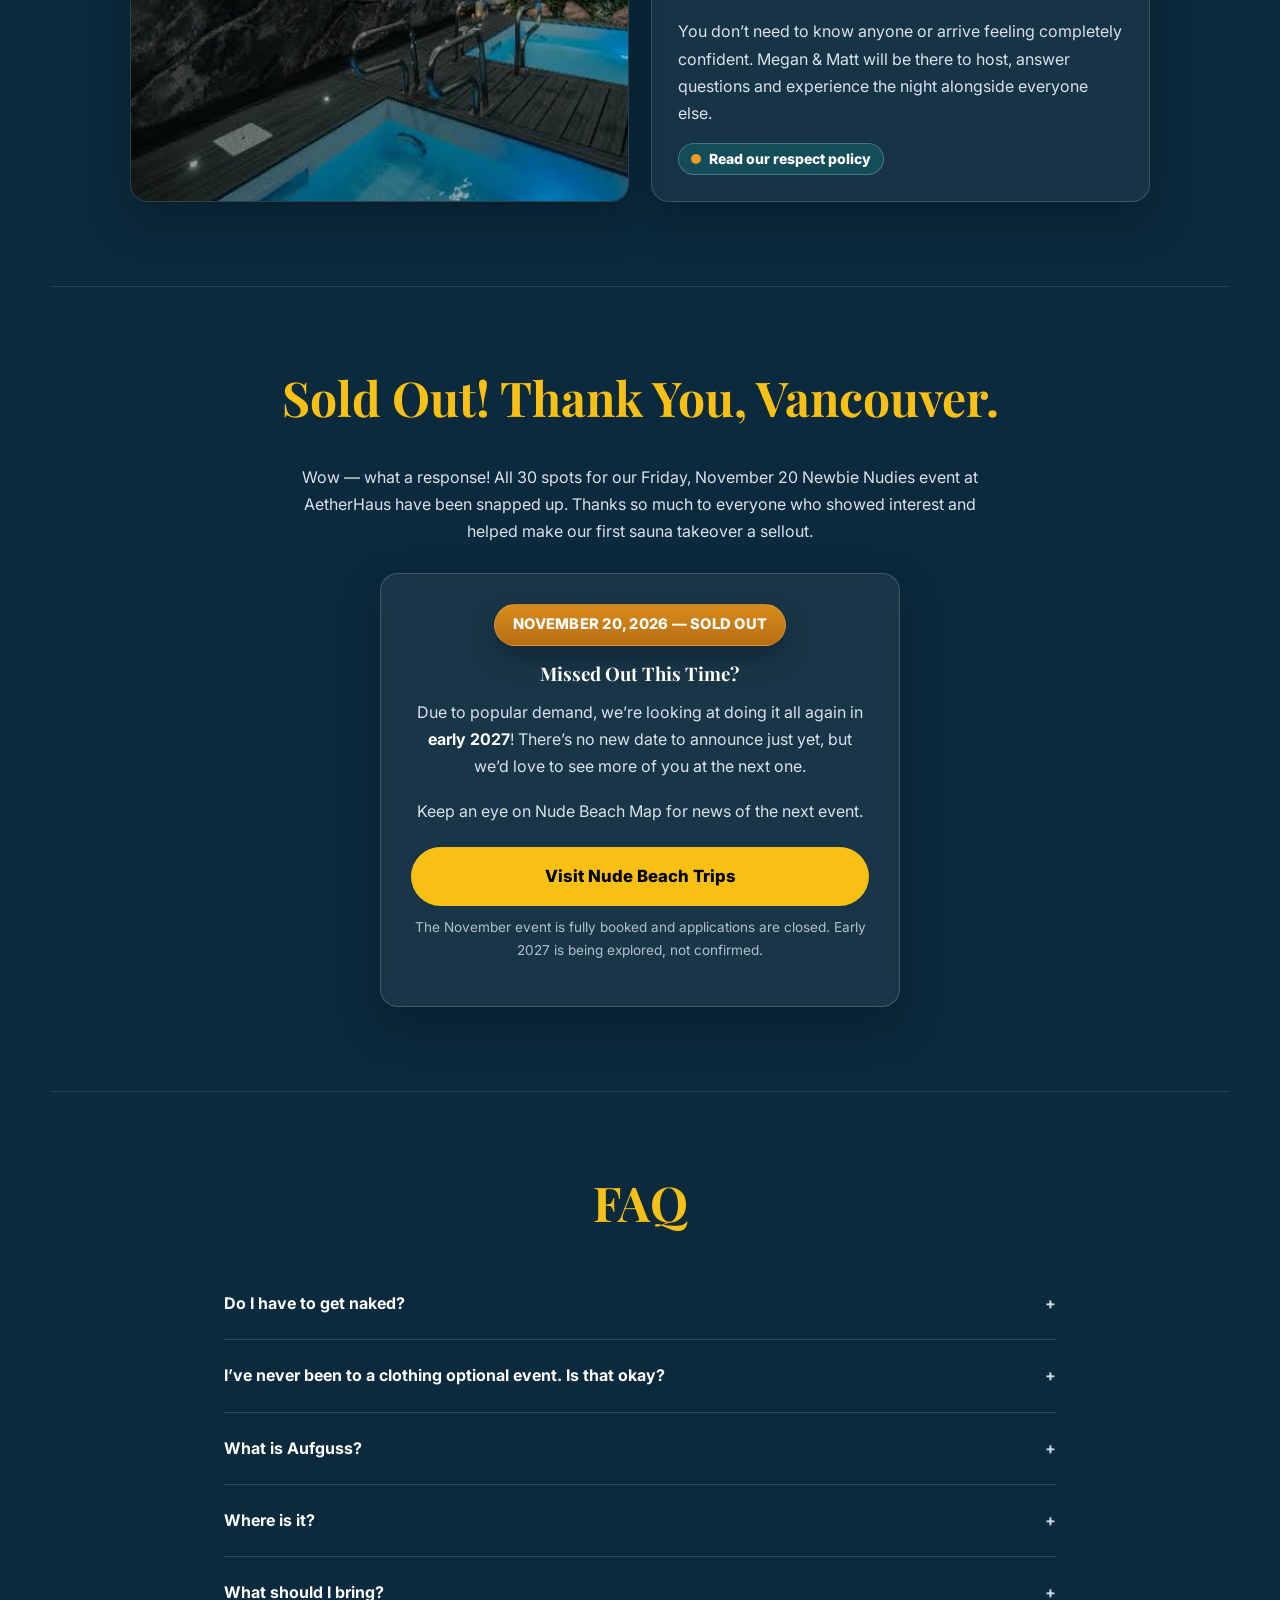
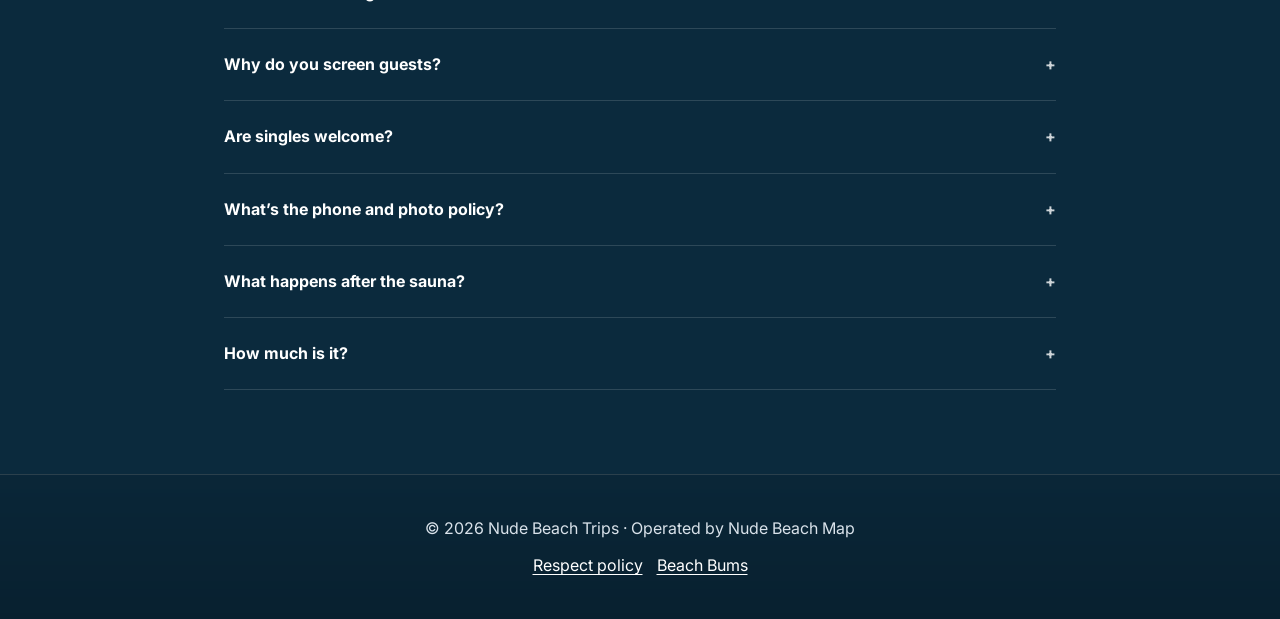
<file: newbienudies.html>
<head>
<meta charset="utf-8" />
<meta name="viewport" content="width=device-width,initial-scale=1,viewport-fit=cover" />

<title>Newbie Nudies at AetherHaus – Nude Beach Trips</title>

<meta name="description" content="Newbie Nudies at AetherHaus Vancouver is sold out for November 2026. Thanks for the incredible interest! We’re looking at another event in early 2027." />

<!-- Social / link preview -->
<meta property="og:type" content="website">
<meta property="og:title" content="Newbie Nudies at AetherHaus – Sold Out!">
<meta property="og:description" content="Our November Newbie Nudies event is sold out! Thanks for the amazing response. We’re looking at doing it again in early 2027.">
<meta property="og:url" content="https://www.nudebeachtrips.com/newbienudies.html">
<meta property="og:image" content="https://www.nudebeachtrips.com/assets/Aether02.jpg">

<meta name="twitter:card" content="summary_large_image">
<meta name="twitter:title" content="Newbie Nudies at AetherHaus – Sold Out!">
<meta name="twitter:description" content="Our November Newbie Nudies event is sold out! Thanks for the amazing response. We’re looking at doing it again in early 2027.">
<meta name="twitter:image" content="https://www.nudebeachtrips.com/assets/Aether02.jpg">

<link href="https://fonts.googleapis.com/css2?family=Inter:wght@400;600;800&family=Playfair+Display:wght@600;700&display=swap" rel="stylesheet">
<link rel="icon" type="image/gif" href="assets/nude-beach-map-logo.gif">

<style>
  :root{
    --ink:#26150e; --teal:#0cbab4; --sun:#f8c014; --amber:#e49d25; --white:#ffffff;
    --bgBase:#0b2a3d;
    --line:rgba(255,255,255,.22);
    --muted:#d9e2ea;
    --urgent:#d88b1c;
    --urgent-dark:#b86e12;
  }

  *{box-sizing:border-box}
  html,body{height:100%}
  body{
    margin:0;
    color:var(--white);
    font-family:Inter,system-ui,-apple-system,Segoe UI,Roboto,Arial,sans-serif;
    line-height:1.7;
    background:var(--bgBase);
    min-height:100dvh;
    display:flex;
    flex-direction:column;
  }

  /* ===== ONE SINGLE PAGE BACKGROUND ===== */
  body::before{
    content:"";
    position:fixed;
    inset:0;
    z-index:-2;
    background:
      radial-gradient(1200px 700px at 50% 10%, rgba(12,186,180,.25), transparent 60%),
      radial-gradient(900px 420px at 20% 70%, rgba(248,192,20,.10), transparent 65%),
      linear-gradient(180deg, rgba(0,0,0,.18), rgba(0,0,0,.05)),
      var(--bgBase);
  }
  body::after{
    content:"";
    position:fixed;
    inset:0;
    z-index:-1;
    pointer-events:none;
    background:linear-gradient(180deg, rgba(0,0,0,.15), rgba(0,0,0,0) 30%, rgba(0,0,0,.22));
    opacity:.55;
  }

  main{flex:1}
  .wrap{max-width:1180px;margin:0 auto;padding:0 20px}
  .text-container{max-width:820px;margin:0 auto;text-align:center}
  h1,h2,h3{font-family:"Playfair Display",Georgia,serif;margin-top:0;line-height:1.1}
  h2{color:var(--sun);font-size:clamp(2rem,4vw,3rem)}
  a{color:var(--teal);text-decoration:none}

  /* ===== Header ===== */
  .site-header{
    position:fixed;top:0;left:0;right:0;z-index:99;
    display:flex;justify-content:space-between;align-items:center;
    padding:14px 20px;
    background:linear-gradient(180deg,rgba(0,0,0,.65),transparent);
  }
  .header-left{display:flex;align-items:center;gap:12px;text-decoration:none}
  .logo-img{height:38px;width:auto;border-radius:6px;box-shadow:0 2px 10px rgba(0,0,0,0.3)}
  .logo-word{font-weight:800;letter-spacing:.5px;color:#fff;text-shadow:0 2px 4px rgba(0,0,0,0.5);font-size:1.1rem}
  .cta{
    background:var(--sun);color:#000;
    padding:10px 18px;border-radius:999px;
    font-weight:800;border:0;cursor:pointer;
    text-decoration:none;white-space:nowrap;
  }
  .cta:hover{background:#fff}

  /* ===== Hero ===== */
  .hero{position:relative;height:76vh;overflow:hidden}
  .hero::after{
    content:"";
    position:absolute;inset:0;
    background:radial-gradient(90% 70% at 50% 70%, rgba(11,42,61,.08), rgba(11,42,61,.86));
    pointer-events:none;
  }
  .hero-slide{
    position:absolute;inset:0;
    background-size:cover;
    background-repeat:no-repeat;
    background-position:center center;
    opacity:0;transition:opacity 1.6s ease;
    filter:contrast(1.05) saturate(1.08) brightness(.62);
    transform:scale(1.02);
  }
  .hero-slide.active{opacity:1}
  .hero-slide.pos-top{background-position:center top}
  .hero-slide.pos-center{background-position:center center}
  .hero-slide.pos-bottom{background-position:center bottom}

  .hero-content{
    position:relative;
    z-index:2;
    height:100%;
    display:grid;
    place-items:center;
    text-align:center;
    padding-top:72px;
  }
  .hero-badge-wrap{
    display:flex;flex-direction:column;align-items:center;gap:14px;margin-bottom:16px;
  }
  .hero-urgent{
    display:inline-flex;align-items:center;justify-content:center;
    padding:11px 18px;border-radius:999px;
    background:linear-gradient(180deg,var(--urgent),var(--urgent-dark));
    color:#fff;font-weight:800;font-size:.92rem;line-height:1.2;
    text-transform:uppercase;letter-spacing:.25px;
    box-shadow:0 12px 28px rgba(0,0,0,.28);
    border:1px solid rgba(255,255,255,.14);
  }
  .hero-date{
    display:inline-flex;align-items:center;justify-content:center;gap:8px;
    padding:10px 16px;border-radius:999px;
    background:rgba(255,255,255,.10);border:1px solid rgba(255,255,255,.18);
    color:#fff;font-weight:800;font-size:.98rem;line-height:1.2;
    backdrop-filter:blur(10px);box-shadow:0 10px 24px rgba(0,0,0,.18);
  }
  .hero h1{
    font-size:clamp(44px,8.5vw,90px);
    text-transform:uppercase;
    text-shadow:0 4px 20px rgba(0,0,0,.55);
    margin:0 0 10px;
    letter-spacing:.5px;
  }
  .hero p{font-size:1.15rem;color:var(--muted);margin:0 auto;max-width:900px}
  .hero-actions{display:flex;gap:12px;justify-content:center;flex-wrap:wrap;margin-top:22px}
  .hero-btn{
    display:inline-block;padding:12px 20px;border-radius:999px;font-weight:800;border:0;cursor:pointer;
    background:var(--sun);color:#000;text-decoration:none;
  }
  .hero-btn.secondary{background:rgba(255,255,255,.11);color:#fff;border:1px solid rgba(255,255,255,.22)}
  .hero-btn:hover{background:#fff;color:#000}

  /* ===== Sections ===== */
  .section{padding:84px 0}
  .section.sep{border-top:1px solid rgba(255,255,255,.10)}
  .section.tight{padding:72px 0}

  /* ===== 3-image strip ===== */
  .strip{max-width:980px;margin:38px auto 0;display:grid;grid-template-columns:repeat(3,1fr);gap:16px}
  .strip img{
    width:100%;height:220px;object-fit:cover;
    border-radius:16px;border:1px solid rgba(255,255,255,.14);
    box-shadow:0 10px 24px rgba(0,0,0,.22);
    filter:contrast(1.03) saturate(1.05);
  }
  @media (max-width:820px){.strip{grid-template-columns:1fr;max-width:560px}.strip img{height:240px}}

  /* ===== Soft panel surface ===== */
  .panel{
    background:rgba(255,255,255,.05);
    border:1px solid rgba(255,255,255,.16);
    border-radius:18px;padding:26px;
    box-shadow:0 18px 44px rgba(0,0,0,.25);
    backdrop-filter:blur(10px);
  }
  .panel p{color:var(--muted)}
  .bullets{color:var(--muted);margin:0;padding-left:18px;text-align:left;display:inline-block}
  .bullets li{margin:8px 0}

  /* ===== Experience ===== */
  .experience{max-width:900px;margin:0 auto}
  .experience .meta{margin:0 auto 22px;color:var(--muted)}
  .experience strong{color:#fff}

  /* ===== Newbie block ===== */
  .newbie-grid{
    display:grid;grid-template-columns:1fr 1fr;gap:22px;align-items:stretch;
    max-width:1020px;margin:0 auto;
  }
  .newbie-img{
    border-radius:18px;overflow:hidden;border:1px solid rgba(255,255,255,.14);
    background:rgba(0,0,0,.15);box-shadow:0 18px 44px rgba(0,0,0,.25);
  }
  .newbie-img img{width:100%;height:100%;min-height:360px;object-fit:cover;display:block}
  .newbie-card{text-align:left}
  .newbie-card h3{margin:0 0 12px;font-size:1.7rem;color:#fff}
  @media (max-width:920px){.newbie-grid{grid-template-columns:1fr;max-width:720px}.newbie-img img{height:360px;min-height:0}}

  /* ===== Ticket card ===== */
  .ticket-card{
    max-width:520px;margin:0 auto;
    background:rgba(255,255,255,.06);
    border:1px solid rgba(255,255,255,.18);
    border-radius:18px;padding:30px;
    text-align:center;box-shadow:0 18px 44px rgba(0,0,0,.25);
    backdrop-filter:blur(10px);
  }
  .ticket-price{font-size:2.6rem;font-weight:800;color:var(--sun);line-height:1.1}
  .ticket-meta{opacity:.9;font-size:.98rem;margin-top:8px;color:var(--muted)}
  .ticket-member{
    margin:20px 0 0;padding:18px;border-radius:14px;
    background:rgba(12,186,180,.12);border:1px solid rgba(12,186,180,.32);
  }
  .ticket-member strong{color:#fff}
  .ticket-member a{font-weight:800;text-decoration:underline;text-underline-offset:3px}
  .apply-btn{
    display:inline-block;width:100%;margin-top:22px;padding:15px 22px;border:0;border-radius:999px;
    background:var(--sun);color:#000;font-weight:800;font-size:1.05rem;cursor:pointer;
  }
  .apply-btn:hover{background:#fff}
  .fine{font-size:.85rem;opacity:.8;margin-top:10px;color:var(--muted)}

  /* ===== FAQ ===== */
  .faq-wrap{max-width:860px;margin:0 auto;padding:0 14px}
  .faq-item{border-bottom:1px solid rgba(255,255,255,.14)}
  .faq-header{display:flex;justify-content:space-between;gap:12px;padding:22px 0;cursor:pointer;font-weight:700}
  .faq-header span{opacity:.8}
  .faq-body{max-height:0;overflow:hidden;transition:max-height .35s ease}
  .faq-item.open .faq-body{max-height:620px}
  .faq-content{padding:0 0 20px;color:var(--muted)}
  .faq-content p{margin:0 0 12px}

  /* ===== Footer ===== */
  footer{
    border-top:1px solid rgba(255,255,255,.14);
    padding:40px 20px;text-align:center;color:var(--muted);
    background:linear-gradient(180deg,rgba(0,0,0,.08),rgba(0,0,0,.22));
  }
  .footer-links{display:flex;gap:14px;justify-content:center;flex-wrap:wrap;margin-top:10px}
  .link{color:#fff;text-decoration:underline;text-underline-offset:3px}

  /* ===== Modals ===== */
  dialog.policy{
    border:none;border-radius:14px;padding:0;background:rgba(11,42,61,.96);color:#fff;
    max-width:780px;width:92%;box-shadow:0 20px 60px rgba(0,0,0,0.7);border:1px solid var(--line);
  }
  dialog.policy::backdrop{background:rgba(0,0,0,0.7);backdrop-filter:blur(4px)}
  .policy-header{display:flex;justify-content:space-between;align-items:center;padding:16px 18px;border-bottom:1px solid var(--line)}
  .policy-body{padding:18px;color:var(--muted)}
  .policy-body p{margin:0 0 10px}
  .close-btn{background:transparent;border:1px solid var(--line);color:#fff;border-radius:10px;padding:8px 12px;cursor:pointer}

  dialog.application{
    border:none;border-radius:16px;padding:0;background:#0b2a3d;color:#fff;
    width:min(760px,94vw);max-width:760px;overflow:hidden;
    box-shadow:0 24px 70px rgba(0,0,0,.75);border:1px solid var(--line);
  }
  dialog.application::backdrop{background:rgba(0,0,0,.76);backdrop-filter:blur(5px)}
  .application-header{
    display:flex;justify-content:space-between;align-items:center;gap:12px;
    padding:14px 16px;border-bottom:1px solid var(--line);background:rgba(255,255,255,.04);
  }
  .application-header strong{font-size:1.05rem}
  .application-frame{width:100%;height:80vh;border:0;display:block;background:#fff}

  .float-badge{
    display:inline-flex;gap:8px;align-items:center;padding:8px 12px;border-radius:999px;
    border:1px solid var(--line);background:rgba(12,186,180,.18);font-weight:800;width:max-content;
    font-family:Inter,system-ui,-apple-system,Segoe UI,Roboto,Arial,sans-serif;font-size:14px;line-height:1;
  }
  button.float-badge{
    appearance:none;-webkit-appearance:none;background:rgba(12,186,180,.18);color:#fff;
    border:1px solid var(--line);cursor:pointer;
  }
  .brand-dot{width:10px;height:10px;border-radius:50%}

  @media (max-width:640px){
    .site-header{padding:12px 16px;gap:12px}
    .logo-word{font-size:1rem}
    .cta{padding:9px 14px;font-size:.92rem}
    .hero{height:80vh}
    .hero-content{padding-top:96px}
    .hero-badge-wrap{gap:12px;margin-bottom:14px}
    .hero-urgent{font-size:.78rem;padding:9px 14px;max-width:92vw;text-align:center}
    .hero-date{padding:9px 14px;font-size:.9rem}
    .hero p{font-size:1rem;max-width:340px;line-height:1.55}
    .hero-actions{margin-top:18px}
    .faq-wrap{padding:0 18px}
    .faq-header{padding:18px 0}
    .application-frame{height:82vh}
  }

  @media (max-width:460px){.hero-content{padding-top:108px}.hero p{max-width:310px}}
  @media (prefers-reduced-motion: reduce){.hero-slide{transition:none}.faq-body{transition:none}}
</style>
</head>

<body>

<header class="site-header">
  <a href="/" class="header-left">
    <img src="assets/nude-beach-map-logo.gif" alt="Nude Beach Map" class="logo-img">
    <span class="logo-word">Nude Beach Trips</span>
  </a>
  <a class="cta" href="#tickets">Sold Out — See Update</a>
</header>

<main>

<!-- HERO -->
<section class="hero" aria-label="Newbie Nudies at AetherHaus hero">
  <div class="hero-slide pos-center active" style="background-image:url('assets/Aether01.jpg')"></div>
  <div class="hero-slide pos-center" style="background-image:url('assets/Aether02.jpg')"></div>
  <div class="hero-slide pos-center" style="background-image:url('assets/Aether03.webp')"></div>
  <div class="hero-slide pos-center" style="background-image:url('assets/Aether04.webp')"></div>

  <div class="hero-content wrap">
    <div>
      <div class="hero-badge-wrap">
        <div class="hero-urgent">🎉 SOLD OUT — THANK YOU, VANCOUVER!</div>
        <div class="hero-date">Fri 20 Nov, 2026 • 7:25–8:55pm</div>
      </div>
      <h1>Newbie Nudies</h1>
      <p>Our November 20 event is fully booked! Thanks for the incredible interest. We’re looking at bringing Newbie Nudies back in early 2027.</p>
      <div class="hero-actions">
        <a class="hero-btn" href="#tickets">2027 Event Update</a>
        <a class="hero-btn secondary" href="#experience">What to Expect</a>
      </div>
    </div>
  </div>
</section>

<!-- INTRO -->
<section class="section wrap">
  <div class="text-container">
    <h2>Cold Outside. Less On Inside.</h2>
    <p style="color:var(--sun);font-weight:800;font-size:1.15rem;max-width:780px;margin:0 auto 18px">November is sold out — and we’re already looking at doing it again in early 2027!</p>

    <p style="color:var(--muted);max-width:780px;margin:0 auto 16px">
      We’ve never done anything quite like this before — and we’re already missing the beach. So while Vancouver gets cold and wet outside, we thought: why not bring a little clothing-optional freedom indoors?
    </p>

    <p style="color:var(--muted);max-width:780px;margin:0 auto 22px">
      <strong style="color:#fff">Newbie Nudies</strong> is a private 90-minute clothing-optional sauna experience at AetherHaus on Davie St, created for anyone who’s curious, new to naturism, or just wants a relaxed place to try something different. Nude Beach Map has booked the entire space for our group.
    </p>

    <div style="margin-top:18px">
      <button class="float-badge" id="respectBadge" type="button">
        <span class="brand-dot" style="background:#e49d25"></span> Respect policy
      </button>
    </div>

    <div class="strip" aria-label="AetherHaus photo strip">
      <img src="assets/Aether02.jpg" alt="AetherHaus sauna experience" loading="lazy" decoding="async">
      <img src="assets/Aether03.webp" alt="AetherHaus wellness space" loading="lazy" decoding="async">
      <img src="assets/Aether04.webp" alt="AetherHaus Vancouver" loading="lazy" decoding="async">
    </div>
  </div>
</section>

<!-- EXPERIENCE -->
<section class="section sep wrap" id="experience">
  <div class="text-container">
    <h2>The Experience</h2>

    <div class="experience panel">
      <p class="meta">
        The evening is hosted by <strong>Megan &amp; Matt from Nude Beach Map</strong>, with the Aufguss experience led by the team at <strong>AetherHaus</strong>.
      </p>

      <p>
        Inspired by the German tradition of <strong style="color:#fff">Aufguss</strong>, the session combines sauna heat, scented steam, music and guided elements — with plenty of space to relax, cool down and enjoy the experience at your own pace.
      </p>

      <p style="margin-bottom:0">
        We’ve booked the space for our group, with just 30 guest spots. Bathing suits are optional for the evening.
      </p>
    </div>
  </div>
</section>

<!-- WHAT THE NIGHT LOOKS LIKE -->
<section class="section sep wrap">
  <div class="text-container">
    <h2>What the Night Looks Like</h2>

    <div class="panel" style="max-width:860px;margin:0 auto;text-align:left">
      <ul class="bullets" style="max-width:780px">
        <li><strong>7:25pm</strong> – Newbie Nudies begins at AetherHaus on Davie St</li>
        <li>Settle in, get comfortable and meet the group</li>
        <li>Enjoy the space at your own pace — bathing suits are optional</li>
        <li>AetherHaus leads us through its Aufguss experience with music, scented steam and heat</li>
        <li>Time to sauna, cool down, relax and just enjoy being there</li>
        <li><strong>8:55pm</strong> – Session wraps up</li>
        <li>If anyone’s keen, we may head next door afterwards for a quick cold beer</li>
      </ul>

      <hr style="border:0;border-top:1px solid rgba(255,255,255,.12);margin:18px 0">

      <p style="margin:0;color:var(--muted)">
        There’s no pressure to arrive feeling confident or experienced. The whole point is to make trying a clothing-optional social space feel easy, normal and welcoming.
      </p>
    </div>
  </div>
</section>

<!-- NEWBIES -->
<section class="section sep wrap">
  <div class="text-container">
    <h2>Never Done This Before?</h2>
    <p style="color:var(--muted);max-width:760px;margin:0 auto 28px">
      Perfect. That’s exactly who Newbie Nudies is for.
    </p>
  </div>

  <div class="newbie-grid">
    <div class="newbie-img">
      <img src="assets/Aether01.jpg" alt="AetherHaus sauna space" loading="lazy" decoding="async">
    </div>

    <div class="panel newbie-card">
      <h3>Come curious. Go at your own pace.</h3>
      <p>
        Maybe you’ve been to nude beaches before. Maybe you’ve thought about it but never quite taken the plunge. Or maybe this is completely new territory.
      </p>
      <p>
        We’ve never done an experience like this before either! We wanted to try something different indoors and enjoy it with a small group of people who are new, curious or still finding their feet.
      </p>
      <p>
        You don’t need to know anyone or arrive feeling completely confident. Megan &amp; Matt will be there to host, answer questions and experience the night alongside everyone else.
      </p>
      <button class="float-badge btnlike" id="newbieRespectBadge" type="button">
        <span class="brand-dot" style="background:#e49d25"></span> Read our respect policy
      </button>
    </div>
  </div>
</section>

<!-- SOLD OUT / NEXT EVENT -->
<section class="section sep wrap" id="tickets">
  <div class="text-container">
    <h2>Sold Out! Thank You, Vancouver.</h2>
    <p style="color:var(--muted);max-width:720px;margin:0 auto 28px">
      Wow — what a response! All 30 spots for our Friday, November 20 Newbie Nudies event at AetherHaus have been snapped up. Thanks so much to everyone who showed interest and helped make our first sauna takeover a sellout.
    </p>
    <div class="ticket-card">
      <div class="hero-urgent" style="margin-bottom:18px">NOVEMBER 20, 2026 — SOLD OUT</div>
      <h3 style="margin:0 0 14px">Missed Out This Time?</h3>
      <p style="color:var(--muted);margin:0 0 18px">
        Due to popular demand, we’re looking at doing it all again in <strong style="color:#fff">early 2027</strong>!
        There’s no new date to announce just yet, but we’d love to see more of you at the next one.
      </p>
      <p style="color:var(--muted);margin:0 0 18px">Keep an eye on Nude Beach Map for news of the next event.</p>
      <a class="apply-btn" style="text-decoration:none;display:block" href="https://nudebeachtrips.com/">Visit Nude Beach Trips</a>
      <p class="fine">The November event is fully booked and applications are closed. Early 2027 is being explored, not confirmed.</p>
    </div>
  </div>
</section>

<!-- FAQ -->
<section class="section sep wrap" id="faq">
  <div class="text-container">
    <h2>FAQ</h2>
  </div>

  <div class="faq-wrap">

    <div class="faq-item">
      <div class="faq-header">Do I have to get naked? <span>+</span></div>
      <div class="faq-body">
        <div class="faq-content">
          <p>No. But this is designed as a private nude event, so we do encourage everyone to come ready to take part.</p>
          <p>There’s no pressure to undress the second you walk in, and nobody is forced to do anything they’re uncomfortable with. Come with an open mind, take your time, and join in at your own pace.</p>
        </div>
      </div>
    </div>

    <div class="faq-item">
      <div class="faq-header">I’ve never been to a clothing optional event. Is that okay? <span>+</span></div>
      <div class="faq-body">
        <div class="faq-content">
          Absolutely. Newbie Nudies was created specifically to make that first experience easier. You won’t be the only person doing something like this for the first time.
        </div>
      </div>
    </div>

    <div class="faq-item">
      <div class="faq-header">What is Aufguss? <span>+</span></div>
      <div class="faq-body">
        <div class="faq-content">
          Aufguss is a German-style sauna ritual using heat, scented steam and music. The AetherHaus team will guide the ritual while still giving you space to relax and enjoy the session at your own pace.
        </div>
      </div>
    </div>

    <div class="faq-item">
      <div class="faq-header">Where is it? <span>+</span></div>
      <div class="faq-body">
        <div class="faq-content">
          AetherHaus on Davie St in Vancouver. Approved guests will receive the final event details before the night.
        </div>
      </div>
    </div>

    <div class="faq-item">
      <div class="faq-header">What should I bring? <span>+</span></div>
      <div class="faq-body">
        <div class="faq-content">
          Bring a reusable water bottle and anything you’d normally want after a sauna, like comfortable clothes to change back into. AetherHaus provides towels, robes, shower products and secure lockers, so you don’t need to bring much..
        </div>
      </div>
    </div>

    <div class="faq-item">
      <div class="faq-header">Why do you screen guests? <span>+</span></div>
      <div class="faq-body">
        <div class="faq-content">
          Because it’s a small private event, we curate the guest list to create a comfortable mix of men and women and a welcoming atmosphere for first-timers. Singles are absolutely welcome.
        </div>
      </div>
    </div>

    <div class="faq-item">
      <div class="faq-header">Are singles welcome? <span>+</span></div>
      <div class="faq-body">
        <div class="faq-content">
          Yes. Single men and women are welcome. The application process simply helps us maintain the relaxed, respectful atmosphere we want for everyone.
        </div>
      </div>
    </div>

    <div class="faq-item">
      <div class="faq-header">What’s the phone and photo policy? <span>+</span></div>
      <div class="faq-body">
        <div class="faq-content">
          Phones stay in the lockers. So there will be no photography for this event - including promotional photography. It will be 100% phone and photo free.
        </div>
      </div>
    </div>

    <div class="faq-item">
      <div class="faq-header">What happens after the sauna? <span>+</span></div>
      <div class="faq-body">
        <div class="faq-content">
          The AetherHaus session ends at 8:55pm. If people are keen, we may head next door afterwards for a casual beer. Totally optional.
        </div>
      </div>
    </div>

    <div class="faq-item">
      <div class="faq-header">How much is it? <span>+</span></div>
      <div class="faq-body">
        <div class="faq-content">
          Our November 20 event was priced at <strong>$59 CAD</strong> with no tax added, and is now sold out. We’ll share pricing if another event is confirmed for 2027.
        </div>
      </div>
    </div>

  </div>
</section>

</main>

<footer>
  © 2026 Nude Beach Trips · Operated by Nude Beach Map
  <div class="footer-links">
    <a href="#" id="respectLink" class="link">Respect policy</a>
    <a href="https://members.nudebeachmap.com" target="_blank" rel="noopener" class="link">Beach Bums</a>
  </div>
</footer>

<!-- Respect Policy Modal -->
<dialog class="policy" id="policyDialog" aria-labelledby="policyTitle">
  <div class="policy-header">
    <strong id="policyTitle">Nude Beach Trips Respect Policy</strong>
    <button class="close-btn" data-close="policyDialog" aria-label="Close">Close</button>
  </div>
  <div class="policy-body">
    <p><strong>Clothing optional, friendly, naturist.</strong><br>
    We keep it laid-back. Clear etiquette, respectful culture, and good humans.</p>

    <p style="margin-top:12px">
      <span class="float-badge" style="background:rgba(12,186,180,.18);display:inline-flex;margin-right:8px">
        <span class="brand-dot" style="background:#0cbab4"></span> Small groups
      </span>
      <span class="float-badge" style="background:rgba(248,192,20,.12);display:inline-flex;margin-right:8px">
        <span class="brand-dot" style="background:#f8c014"></span> Welcoming spaces
      </span>
      <span class="float-badge" style="background:rgba(228,157,37,.12);display:inline-flex">
        <span class="brand-dot" style="background:#e49d25"></span> Respect policy
      </span>
    </p>

    <hr style="border:0;border-top:1px solid rgba(255,255,255,.18);margin:14px 0">

    <p>• Participate at your own pace. Bathing suits are optional for this event.</p>
    <p>• We reserve the right to approve participants to maintain a respectful mix — single men and women are welcome.</p>
    <p>• This is not a dating event or a “lifestyle” event. It’s about community, comfort and body freedom.</p>
    <p>• Respect others. No phones or photography at this event. Give personal space, and follow AetherHaus venue rules.</p>
  </div>
</dialog>

<script>
  /* Hero slider */
  (function(){
    let i=0;
    const slides=document.querySelectorAll('.hero-slide');
    if(!slides.length) return;
    const prefersReduced=window.matchMedia && window.matchMedia('(prefers-reduced-motion: reduce)').matches;
    if(prefersReduced) return;
    setInterval(()=>{
      slides[i].classList.remove('active');
      i=(i+1)%slides.length;
      slides[i].classList.add('active');
    },5200);
  })();

  /* FAQ toggles */
  document.querySelectorAll('.faq-header').forEach(h=>{
    h.addEventListener('click',()=>h.parentElement.classList.toggle('open'));
  });

  /* Dialog helpers */
  function openDialog(id){ document.getElementById(id).showModal(); }
  function closeDialog(id){ document.getElementById(id).close(); }

  document.addEventListener('click',(e)=>{
    const btn=e.target.closest('[data-close]');
    if(!btn) return;
    closeDialog(btn.getAttribute('data-close'));
  });

  ['policyDialog'].forEach(id=>{
    const d=document.getElementById(id);
    d.addEventListener('click',(e)=>{ if(e.target===d) d.close(); });
  });

  document.getElementById('respectLink').addEventListener('click',(e)=>{e.preventDefault();openDialog('policyDialog');});
  document.getElementById('respectBadge').addEventListener('click',()=>openDialog('policyDialog'));
  document.getElementById('newbieRespectBadge').addEventListener('click',()=>openDialog('policyDialog'));
</script>

</body>
</html>
</file>
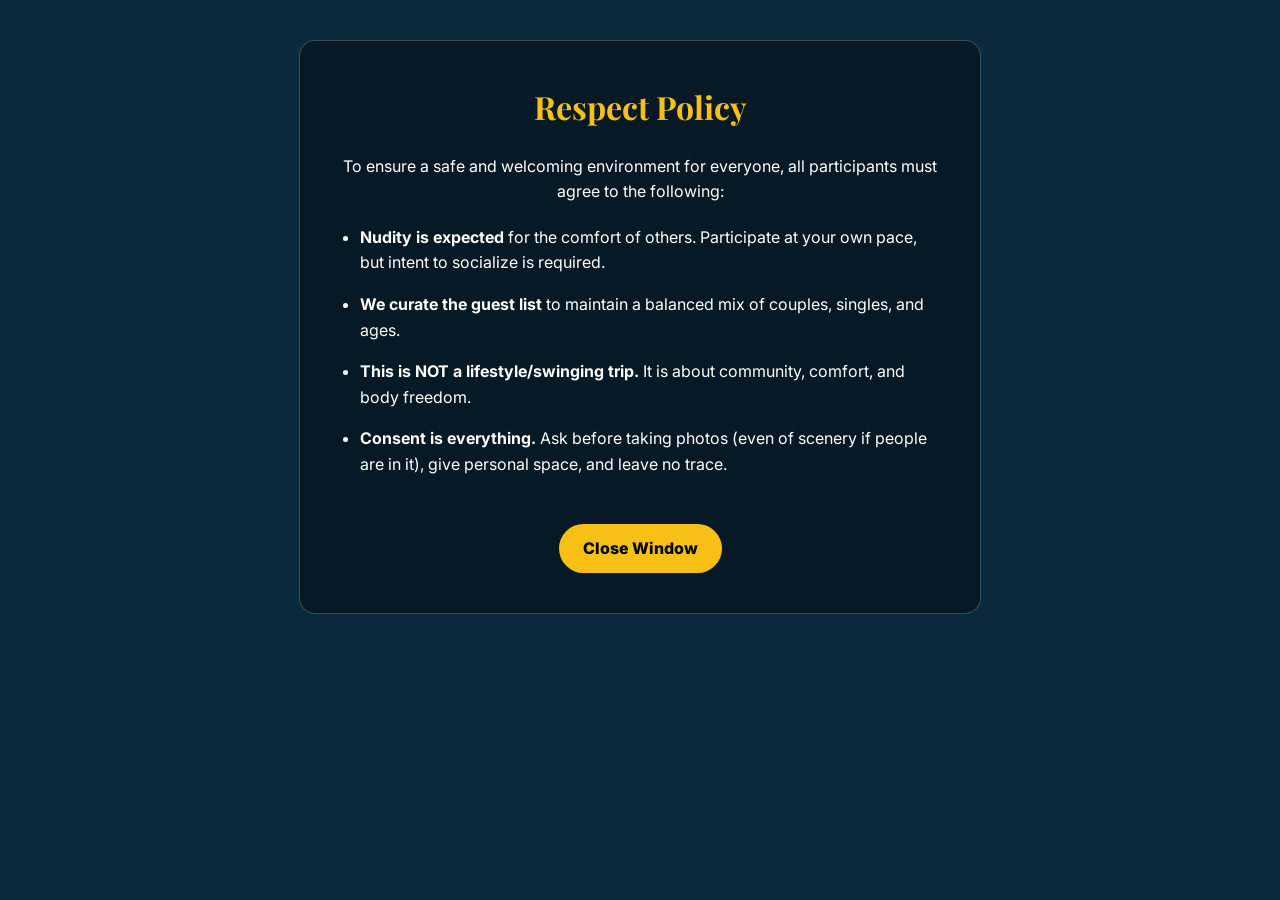
<file: policy.html>
<!doctype html>
<html lang="en">
<head>
<meta charset="utf-8" />
<meta name="viewport" content="width=device-width,initial-scale=1" />
<title>Respect Policy - Nude Beach Trips</title>
<link href="https://fonts.googleapis.com/css2?family=Inter:wght@400;600;800&family=Playfair+Display:wght@600;700&display=swap" rel="stylesheet">
<link rel="icon" type="image/gif" href="assets/nude-beach-map-logo.gif">

<style>
  :root{ --ink:#26150e; --sun:#f8c014; --bg1:#0b2a3d; --white:#ffffff; --line: rgba(255,255,255,.22); }
  body{ margin:0; background:var(--bg1); color:var(--white); font-family:Inter,system-ui; line-height: 1.6; padding: 40px 20px; text-align: center; }
  .wrap{ max-width: 600px; margin: 0 auto; background: rgba(0,0,0,0.4); padding: 40px; border-radius: 16px; border: 1px solid var(--line); }
  h1{ font-family:"Playfair Display",serif; color: var(--sun); margin-top: 0; }
  ul{ text-align: left; padding-left: 20px; margin-top: 20px; }
  li{ margin-bottom: 16px; }
  .btn{ display:inline-block; margin-top: 30px; padding:12px 24px; background:var(--sun); color:#000; text-decoration:none; font-weight:800; border-radius:50px; }
  .btn:hover{ background: #e49d25; }
</style>
</head>
<body>

  <div class="wrap">
    <h1>Respect Policy</h1>
    <p>To ensure a safe and welcoming environment for everyone, all participants must agree to the following:</p>
    
    <ul>
      <li><strong>Nudity is expected</strong> for the comfort of others. Participate at your own pace, but intent to socialize is required.</li>
      <li><strong>We curate the guest list</strong> to maintain a balanced mix of couples, singles, and ages.</li>
      <li><strong>This is NOT a lifestyle/swinging trip.</strong> It is about community, comfort, and body freedom.</li>
      <li><strong>Consent is everything.</strong> Ask before taking photos (even of scenery if people are in it), give personal space, and leave no trace.</li>
    </ul>

    <a href="javascript:window.close()" class="btn">Close Window</a>
  </div>

</body>
</html>
</file>
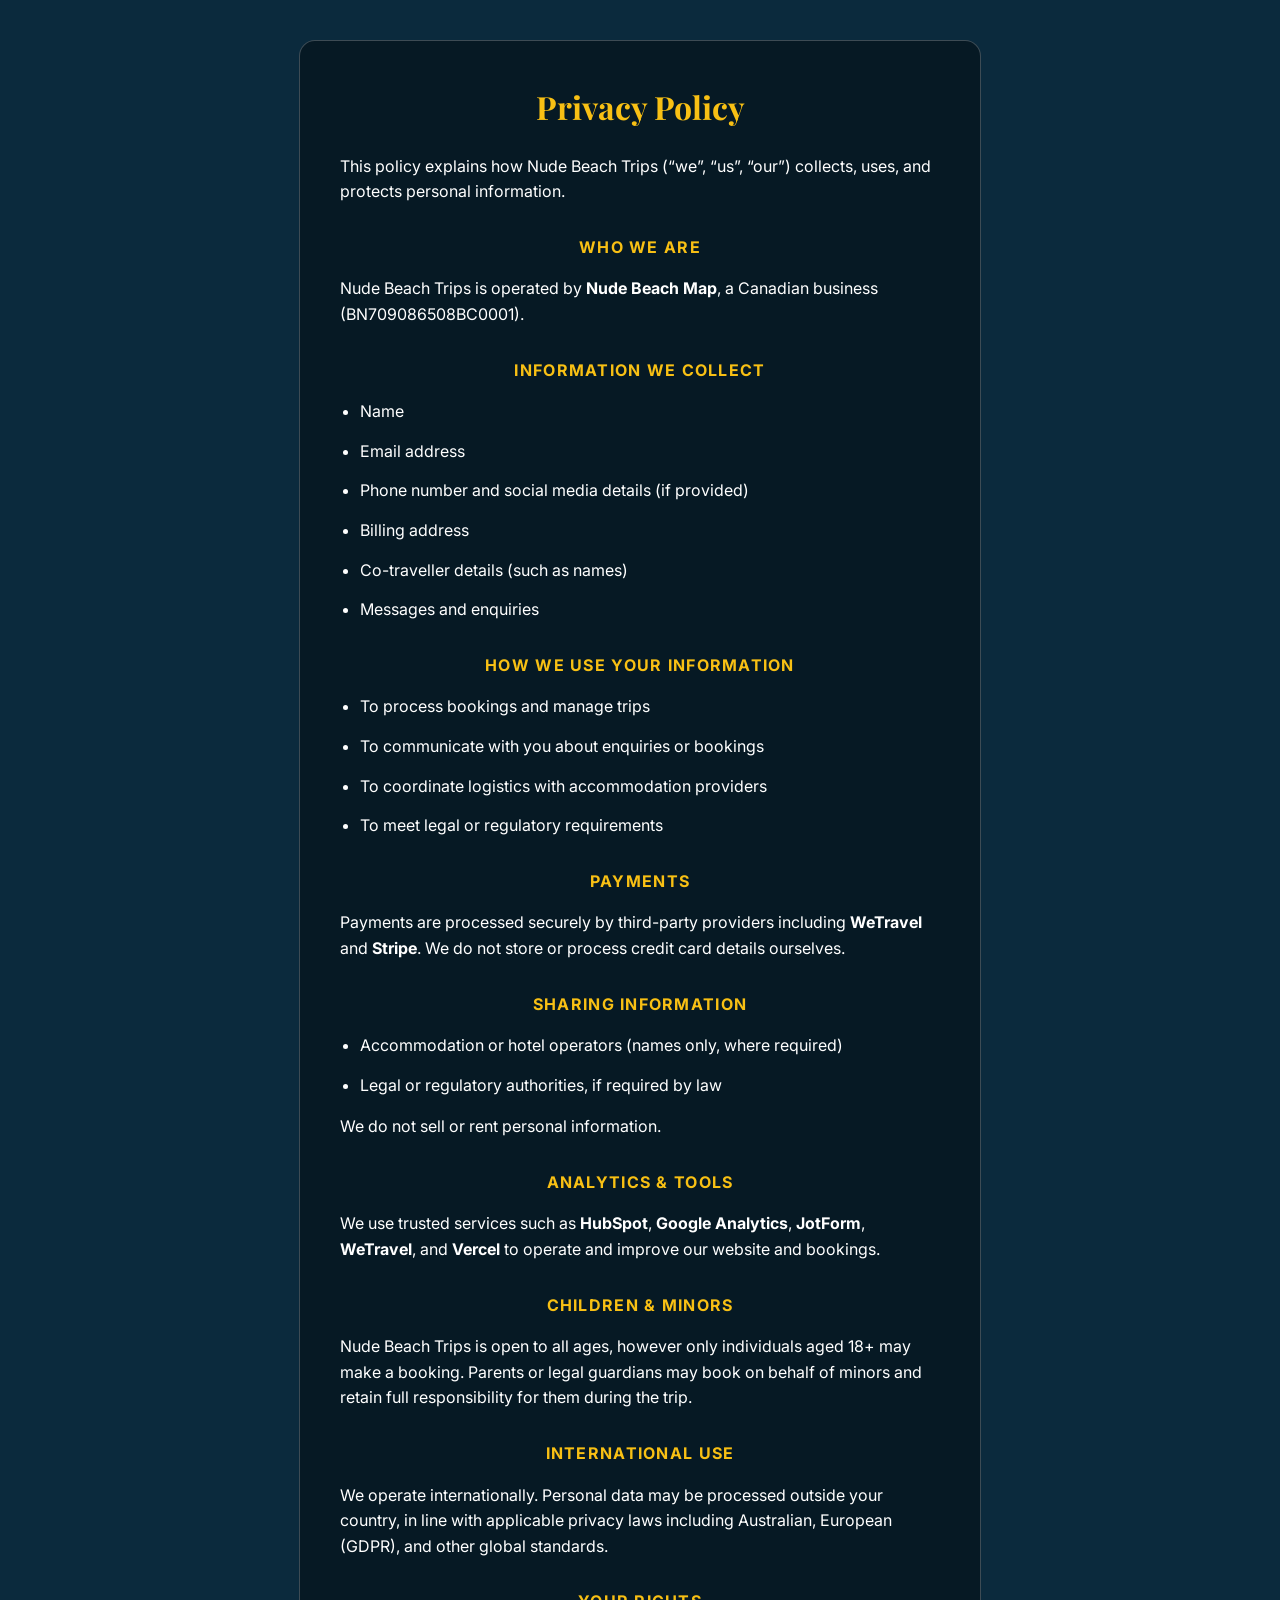
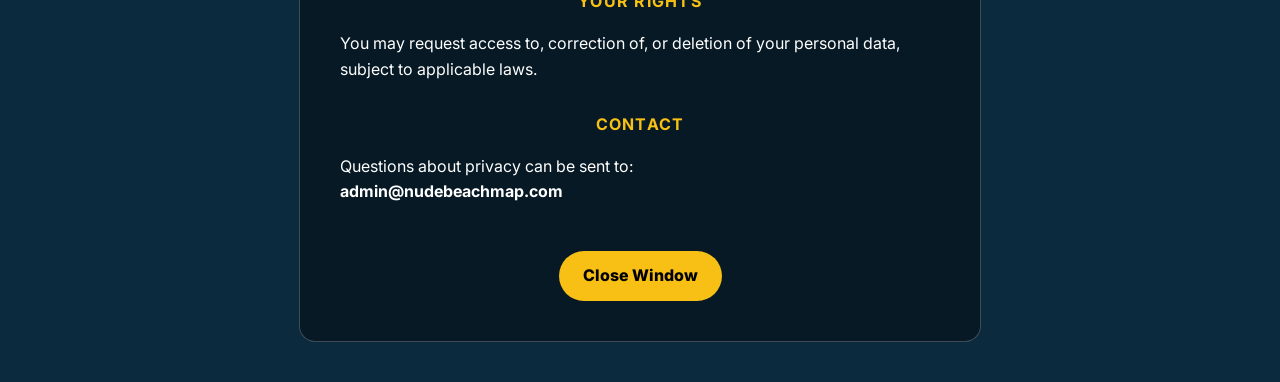
<file: privacypolicy.html>
<!doctype html>
<html lang="en">
<head>
<meta charset="utf-8" />
<meta name="viewport" content="width=device-width,initial-scale=1" />
<title>Privacy Policy – Nude Beach Trips</title>
<link href="https://fonts.googleapis.com/css2?family=Inter:wght@400;600;800&family=Playfair+Display:wght@600;700&display=swap" rel="stylesheet">
<link rel="icon" type="image/gif" href="assets/nude-beach-map-logo.gif">

<style>
  :root{ --ink:#26150e; --sun:#f8c014; --bg1:#0b2a3d; --white:#ffffff; --line: rgba(255,255,255,.22); }
  body{ margin:0; background:var(--bg1); color:var(--white); font-family:Inter,system-ui; line-height:1.6; padding:40px 20px; text-align:center; }
  .wrap{ max-width:600px; margin:0 auto; background:rgba(0,0,0,0.4); padding:40px; border-radius:16px; border:1px solid var(--line); }
  h1{ font-family:"Playfair Display",serif; color:var(--sun); margin-top:0; }
  h2{ margin-top:30px; font-size:16px; text-transform:uppercase; letter-spacing:.08em; color:var(--sun); }
  ul{ text-align:left; padding-left:20px; margin-top:16px; }
  li{ margin-bottom:14px; }
  p{ text-align:left; }
  .btn{ display:inline-block; margin-top:30px; padding:12px 24px; background:var(--sun); color:#000; text-decoration:none; font-weight:800; border-radius:50px; }
  .btn:hover{ background:#e49d25; }
</style>
</head>

<body>

<div class="wrap">
  <h1>Privacy Policy</h1>
  <p>
    This policy explains how Nude Beach Trips (“we”, “us”, “our”) collects, uses,
    and protects personal information.
  </p>

  <h2>Who We Are</h2>
  <p>
    Nude Beach Trips is operated by <strong>Nude Beach Map</strong>, a Canadian business
    (BN709086508BC0001).
  </p>

  <h2>Information We Collect</h2>
  <ul>
    <li>Name</li>
    <li>Email address</li>
    <li>Phone number and social media details (if provided)</li>
    <li>Billing address</li>
    <li>Co-traveller details (such as names)</li>
    <li>Messages and enquiries</li>
  </ul>

  <h2>How We Use Your Information</h2>
  <ul>
    <li>To process bookings and manage trips</li>
    <li>To communicate with you about enquiries or bookings</li>
    <li>To coordinate logistics with accommodation providers</li>
    <li>To meet legal or regulatory requirements</li>
  </ul>

  <h2>Payments</h2>
  <p>
    Payments are processed securely by third-party providers including
    <strong>WeTravel</strong> and <strong>Stripe</strong>.
    We do not store or process credit card details ourselves.
  </p>

  <h2>Sharing Information</h2>
  <ul>
    <li>Accommodation or hotel operators (names only, where required)</li>
    <li>Legal or regulatory authorities, if required by law</li>
  </ul>
  <p>We do not sell or rent personal information.</p>

  <h2>Analytics & Tools</h2>
  <p>
    We use trusted services such as <strong>HubSpot</strong>, <strong>Google Analytics</strong>,
    <strong>JotForm</strong>, <strong>WeTravel</strong>, and <strong>Vercel</strong>
    to operate and improve our website and bookings.
  </p>

  <h2>Children & Minors</h2>
  <p>
    Nude Beach Trips is open to all ages, however only individuals aged 18+
    may make a booking. Parents or legal guardians may book on behalf of minors
    and retain full responsibility for them during the trip.
  </p>

  <h2>International Use</h2>
  <p>
    We operate internationally. Personal data may be processed outside your
    country, in line with applicable privacy laws including Australian,
    European (GDPR), and other global standards.
  </p>

  <h2>Your Rights</h2>
  <p>
    You may request access to, correction of, or deletion of your personal data,
    subject to applicable laws.
  </p>

  <h2>Contact</h2>
  <p>
    Questions about privacy can be sent to:<br>
    <strong>admin@nudebeachmap.com</strong>
  </p>

  <a href="javascript:window.close()" class="btn">Close Window</a>
</div>

</body>
</html>
</file>
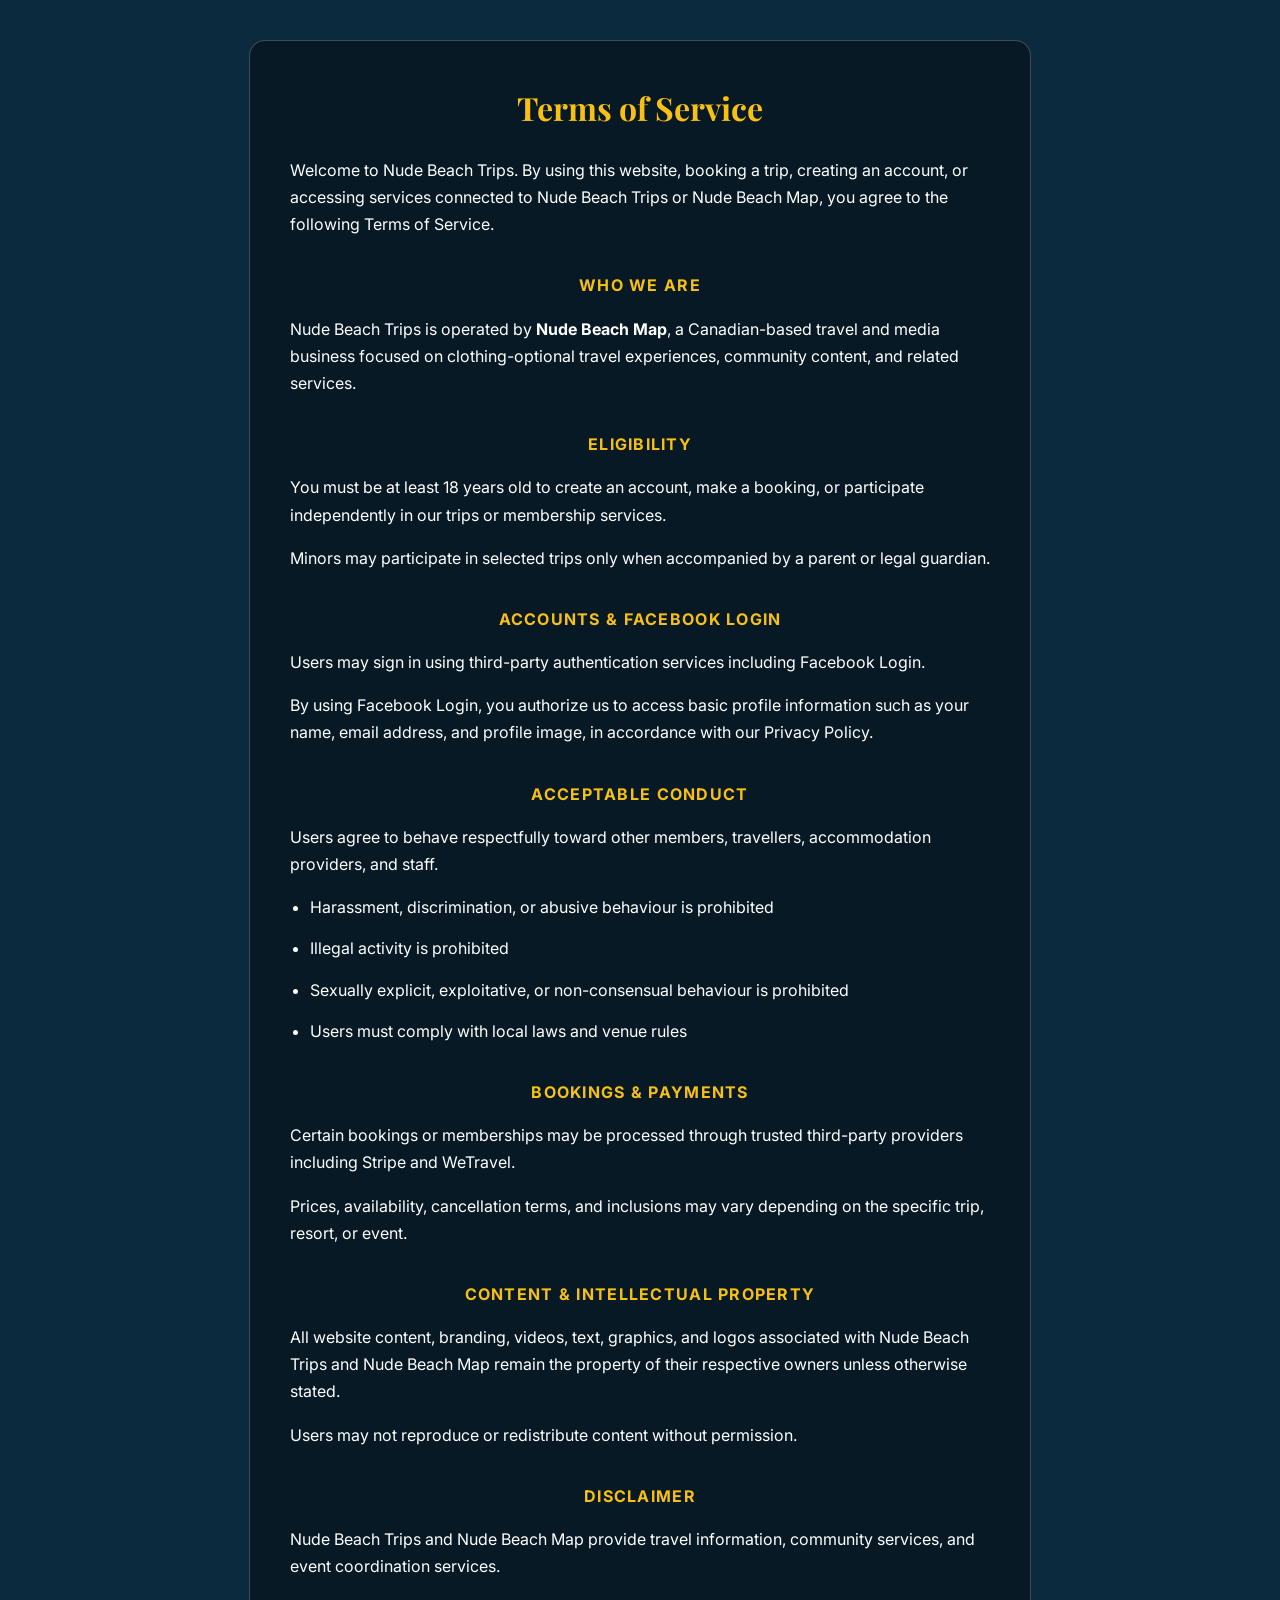
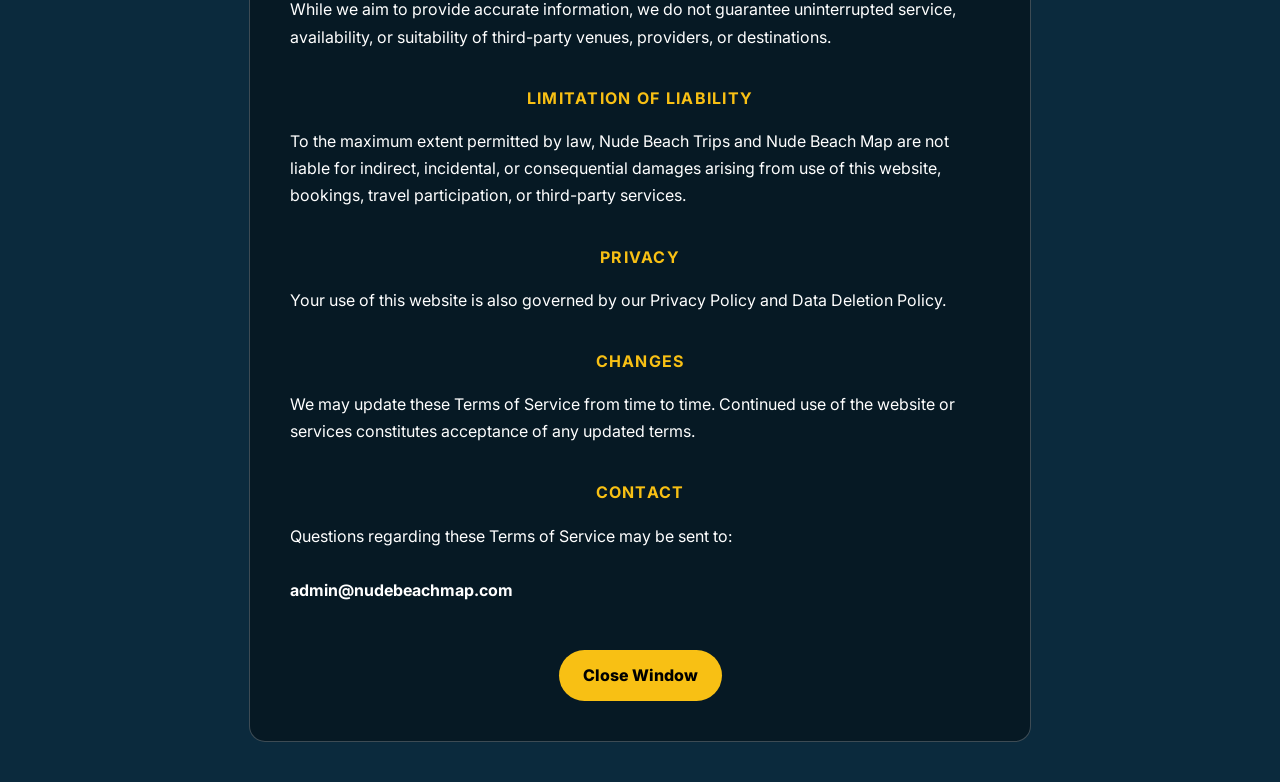
<file: terms-service.html>
<!doctype html>
<html lang="en">
<head>
<meta charset="utf-8" />
<meta name="viewport" content="width=device-width,initial-scale=1" />
<title>Terms of Service – Nude Beach Trips</title>

<link href="https://fonts.googleapis.com/css2?family=Inter:wght@400;600;800&family=Playfair+Display:wght@600;700&display=swap" rel="stylesheet">
<link rel="icon" type="image/gif" href="assets/nude-beach-map-logo.gif">

<style>
  :root{
    --ink:#26150e;
    --sun:#f8c014;
    --bg1:#0b2a3d;
    --white:#ffffff;
    --line: rgba(255,255,255,.22);
  }

  body{
    margin:0;
    background:var(--bg1);
    color:var(--white);
    font-family:Inter,system-ui;
    line-height:1.7;
    padding:40px 20px;
    text-align:center;
  }

  .wrap{
    max-width:700px;
    margin:0 auto;
    background:rgba(0,0,0,0.4);
    padding:40px;
    border-radius:16px;
    border:1px solid var(--line);
  }

  h1{
    font-family:"Playfair Display",serif;
    color:var(--sun);
    margin-top:0;
  }

  h2{
    margin-top:34px;
    font-size:16px;
    text-transform:uppercase;
    letter-spacing:.08em;
    color:var(--sun);
  }

  p{
    text-align:left;
  }

  ul{
    text-align:left;
    padding-left:20px;
    margin-top:16px;
  }

  li{
    margin-bottom:14px;
  }

  a{
    color:var(--sun);
  }

  .btn{
    display:inline-block;
    margin-top:30px;
    padding:12px 24px;
    background:var(--sun);
    color:#000;
    text-decoration:none;
    font-weight:800;
    border-radius:50px;
  }

  .btn:hover{
    background:#e49d25;
  }
</style>
</head>

<body>

<div class="wrap">

  <h1>Terms of Service</h1>

  <p>
    Welcome to Nude Beach Trips. By using this website, booking a trip,
    creating an account, or accessing services connected to Nude Beach Trips
    or Nude Beach Map, you agree to the following Terms of Service.
  </p>

  <h2>Who We Are</h2>

  <p>
    Nude Beach Trips is operated by <strong>Nude Beach Map</strong>,
    a Canadian-based travel and media business focused on clothing-optional
    travel experiences, community content, and related services.
  </p>

  <h2>Eligibility</h2>

  <p>
    You must be at least 18 years old to create an account, make a booking,
    or participate independently in our trips or membership services.
  </p>

  <p>
    Minors may participate in selected trips only when accompanied by
    a parent or legal guardian.
  </p>

  <h2>Accounts & Facebook Login</h2>

  <p>
    Users may sign in using third-party authentication services including
    Facebook Login.
  </p>

  <p>
    By using Facebook Login, you authorize us to access basic profile
    information such as your name, email address, and profile image,
    in accordance with our Privacy Policy.
  </p>

  <h2>Acceptable Conduct</h2>

  <p>
    Users agree to behave respectfully toward other members, travellers,
    accommodation providers, and staff.
  </p>

  <ul>
    <li>Harassment, discrimination, or abusive behaviour is prohibited</li>
    <li>Illegal activity is prohibited</li>
    <li>Sexually explicit, exploitative, or non-consensual behaviour is prohibited</li>
    <li>Users must comply with local laws and venue rules</li>
  </ul>

  <h2>Bookings & Payments</h2>

  <p>
    Certain bookings or memberships may be processed through trusted
    third-party providers including Stripe and WeTravel.
  </p>

  <p>
    Prices, availability, cancellation terms, and inclusions may vary
    depending on the specific trip, resort, or event.
  </p>

  <h2>Content & Intellectual Property</h2>

  <p>
    All website content, branding, videos, text, graphics, and logos
    associated with Nude Beach Trips and Nude Beach Map remain the property
    of their respective owners unless otherwise stated.
  </p>

  <p>
    Users may not reproduce or redistribute content without permission.
  </p>

  <h2>Disclaimer</h2>

  <p>
    Nude Beach Trips and Nude Beach Map provide travel information,
    community services, and event coordination services.
  </p>

  <p>
    While we aim to provide accurate information, we do not guarantee
    uninterrupted service, availability, or suitability of third-party
    venues, providers, or destinations.
  </p>

  <h2>Limitation of Liability</h2>

  <p>
    To the maximum extent permitted by law, Nude Beach Trips and Nude Beach Map
    are not liable for indirect, incidental, or consequential damages arising
    from use of this website, bookings, travel participation, or third-party services.
  </p>

  <h2>Privacy</h2>

  <p>
    Your use of this website is also governed by our Privacy Policy
    and Data Deletion Policy.
  </p>

  <h2>Changes</h2>

  <p>
    We may update these Terms of Service from time to time.
    Continued use of the website or services constitutes acceptance
    of any updated terms.
  </p>

  <h2>Contact</h2>

  <p>
    Questions regarding these Terms of Service may be sent to:
    <br><br>
    <strong>admin@nudebeachmap.com</strong>
  </p>

  <a href="javascript:window.close()" class="btn">Close Window</a>

</div>

</body>
</html>
</file>
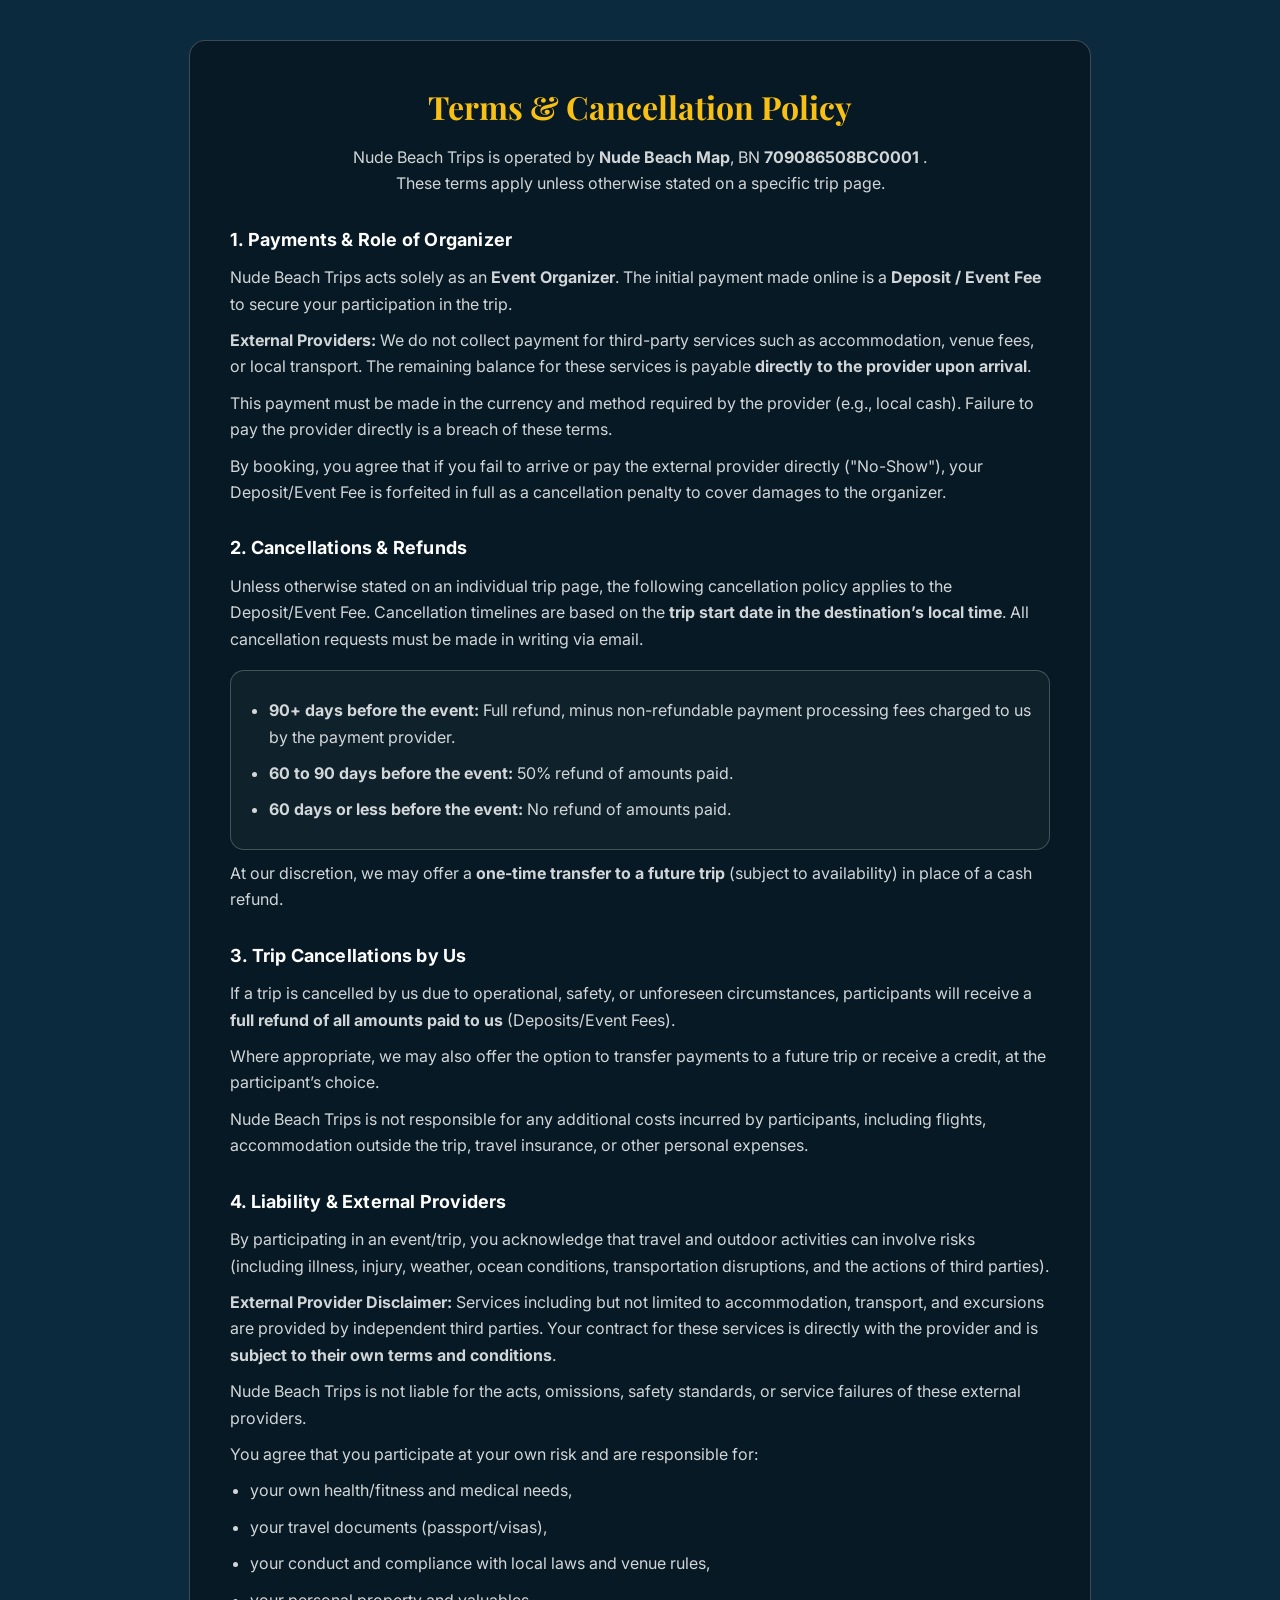
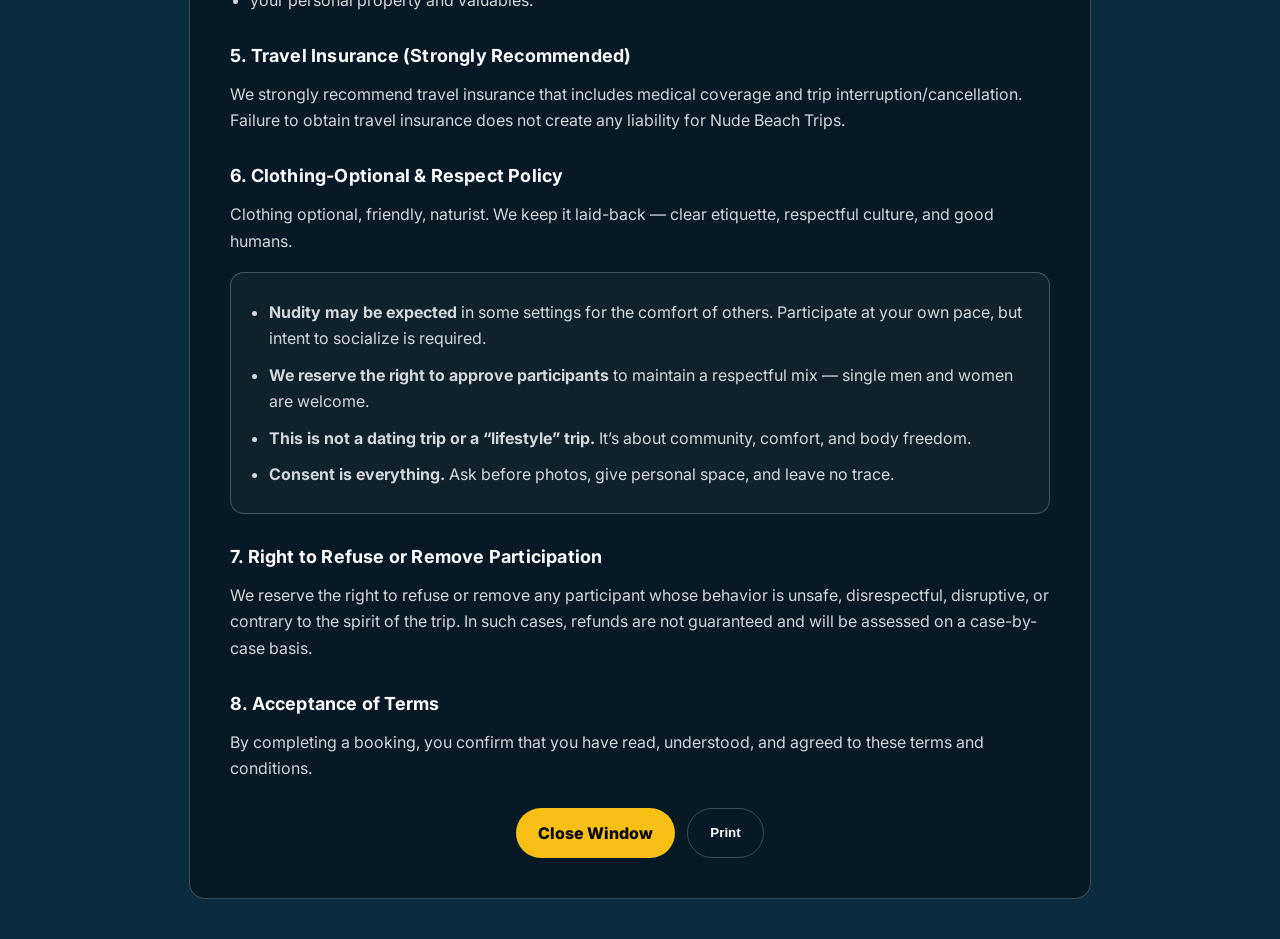
<file: terms.html>
<!doctype html>
<html lang="en">
<head>
<meta charset="utf-8" />
<meta name="viewport" content="width=device-width,initial-scale=1" />
<title>Terms & Cancellation Policy - Nude Beach Trips</title>

<link href="https://fonts.googleapis.com/css2?family=Inter:wght@400;600;800&family=Playfair+Display:wght@600;700&display=swap" rel="stylesheet">
<link rel="icon" type="image/gif" href="assets/nude-beach-map-logo.gif">

<style>
  :root{
    --ink:#26150e;
    --sun:#f8c014;
    --bg1:#0b2a3d;
    --white:#ffffff;
    --line: rgba(255,255,255,.22);
    --muted: rgba(255,255,255,.82);
  }

  body{
    margin:0;
    background:var(--bg1);
    color:var(--white);
    font-family:Inter,system-ui,-apple-system,Segoe UI,Roboto,Arial,sans-serif;
    line-height:1.65;
    padding:40px 20px;
    text-align:center;
  }

  .wrap{
    max-width:820px;
    margin:0 auto;
    background:rgba(0,0,0,0.40);
    padding:40px;
    border-radius:16px;
    border:1px solid var(--line);
    text-align:left;
  }

  h1{
    font-family:"Playfair Display",serif;
    color:var(--sun);
    margin:0 0 10px 0;
    text-align:center;
  }

  .sub{
    margin:0 0 26px 0;
    color:var(--muted);
    text-align:center;
  }

  h2{
    margin:28px 0 10px 0;
    font-size:18px;
    letter-spacing:.2px;
  }

  p{ margin:10px 0; color:var(--muted); }
  ul{ margin:10px 0 0 0; padding-left:20px; color:var(--muted); }
  li{ margin:10px 0; }

  .box{
    margin-top:18px;
    padding:16px 18px;
    border:1px solid var(--line);
    border-radius:14px;
    background:rgba(255,255,255,.04);
    color:var(--muted);
  }

  .btnrow{
    display:flex;
    gap:12px;
    justify-content:center;
    flex-wrap:wrap;
    margin-top:26px;
  }

  .btn{
    display:inline-block;
    padding:12px 22px;
    background:var(--sun);
    color:#000;
    text-decoration:none;
    font-weight:800;
    border-radius:50px;
    border:0;
  }
  .btn:hover{ background:#e49d25; }

  .btn.secondary{
    background:transparent;
    color:var(--white);
    border:1px solid var(--line);
    font-weight:700;
  }
  .btn.secondary:hover{
    background:rgba(255,255,255,.08);
  }
</style>
</head>

<body>

  <div class="wrap">
    <h1>Terms & Cancellation Policy</h1>
    <p class="sub">
      Nude Beach Trips is operated by <strong>Nude Beach Map</strong>, BN <strong>709086508BC0001
</strong>.
      <br>
      These terms apply unless otherwise stated on a specific trip page.
    </p>

    <h2>1. Payments & Role of Organizer</h2>
    <p>
      Nude Beach Trips acts solely as an <strong>Event Organizer</strong>. The initial payment made online is a <strong>Deposit / Event Fee</strong> to secure your participation in the trip.
    </p>
    <p>
      <strong>External Providers:</strong> We do not collect payment for third-party services such as accommodation, venue fees, or local transport. The remaining balance for these services is payable <strong>directly to the provider upon arrival</strong>.
    </p>
    <p>
      This payment must be made in the currency and method required by the provider (e.g., local cash). Failure to pay the provider directly is a breach of these terms.
    </p>
    <p>
      By booking, you agree that if you fail to arrive or pay the external provider directly ("No-Show"), your Deposit/Event Fee is forfeited in full as a cancellation penalty to cover damages to the organizer.
    </p>

    <h2>2. Cancellations & Refunds</h2>
    <p>
      Unless otherwise stated on an individual trip page, the following cancellation policy applies to the Deposit/Event Fee. Cancellation timelines
      are based on the <strong>trip start date in the destination’s local time</strong>. All cancellation requests must be made
      in writing via email.
    </p>

    <div class="box">
      <ul>
        <li><strong>90+ days before the event:</strong> Full refund, minus non-refundable payment processing fees charged to us by the payment provider.</li>
        <li><strong>60 to 90 days before the event:</strong> 50% refund of amounts paid.</li>
        <li><strong>60 days or less before the event:</strong> No refund of amounts paid.</li>
      </ul>
    </div>

    <p>
      At our discretion, we may offer a <strong>one-time transfer to a future trip</strong> (subject to availability) in place of a cash refund.
    </p>

    <h2>3. Trip Cancellations by Us</h2>
    <p>
      If a trip is cancelled by us due to operational, safety, or unforeseen circumstances, participants will receive a
      <strong>full refund of all amounts paid to us</strong> (Deposits/Event Fees).
    </p>
    <p>
      Where appropriate, we may also offer the option to transfer payments to a future trip or receive a credit, at the participant’s choice.
    </p>
    <p>
      Nude Beach Trips is not responsible for any additional costs incurred by participants, including flights, accommodation outside the trip,
      travel insurance, or other personal expenses.
    </p>

    <h2>4. Liability & External Providers</h2>
    <p>
      By participating in an event/trip, you acknowledge that travel and outdoor activities can involve risks (including illness, injury, weather,
      ocean conditions, transportation disruptions, and the actions of third parties).
    </p>
    <p>
      <strong>External Provider Disclaimer:</strong> Services including but not limited to accommodation, transport, and excursions are provided by independent third parties. Your contract for these services is directly with the provider and is <strong>subject to their own terms and conditions</strong>.
    </p>
    <p>
      Nude Beach Trips is not liable for the acts, omissions, safety standards, or service failures of these external providers.
    </p>
    <p>You agree that you participate at your own risk and are responsible for:</p>
    <ul>
      <li>your own health/fitness and medical needs,</li>
      <li>your travel documents (passport/visas),</li>
      <li>your conduct and compliance with local laws and venue rules,</li>
      <li>your personal property and valuables.</li>
    </ul>

    <h2>5. Travel Insurance (Strongly Recommended)</h2>
    <p>
      We strongly recommend travel insurance that includes medical coverage and trip interruption/cancellation.
      Failure to obtain travel insurance does not create any liability for Nude Beach Trips.
    </p>

    <h2>6. Clothing-Optional & Respect Policy</h2>
    <p>
      Clothing optional, friendly, naturist. We keep it laid-back — clear etiquette, respectful culture, and good humans.
    </p>

    <div class="box">
      <ul>
        <li><strong>Nudity may be expected</strong> in some settings for the comfort of others. Participate at your own pace, but intent to socialize is required.</li>
        <li><strong>We reserve the right to approve participants</strong> to maintain a respectful mix — single men and women are welcome.</li>
        <li><strong>This is not a dating trip or a “lifestyle” trip.</strong> It’s about community, comfort, and body freedom.</li>
        <li><strong>Consent is everything.</strong> Ask before photos, give personal space, and leave no trace.</li>
      </ul>
    </div>

    <h2>7. Right to Refuse or Remove Participation</h2>
    <p>
      We reserve the right to refuse or remove any participant whose behavior is unsafe, disrespectful, disruptive, or contrary to the spirit of the trip.
      In such cases, refunds are not guaranteed and will be assessed on a case-by-case basis.
    </p>

    <h2>8. Acceptance of Terms</h2>
    <p>
      By completing a booking, you confirm that you have read, understood, and agreed to these terms and conditions.
    </p>

    <div class="btnrow">
      <a class="btn" href="javascript:window.close()">Close Window</a>
      <button class="btn secondary" onclick="window.print()">Print</button>
    </div>

  </div>

</body>
</html>
</file>
